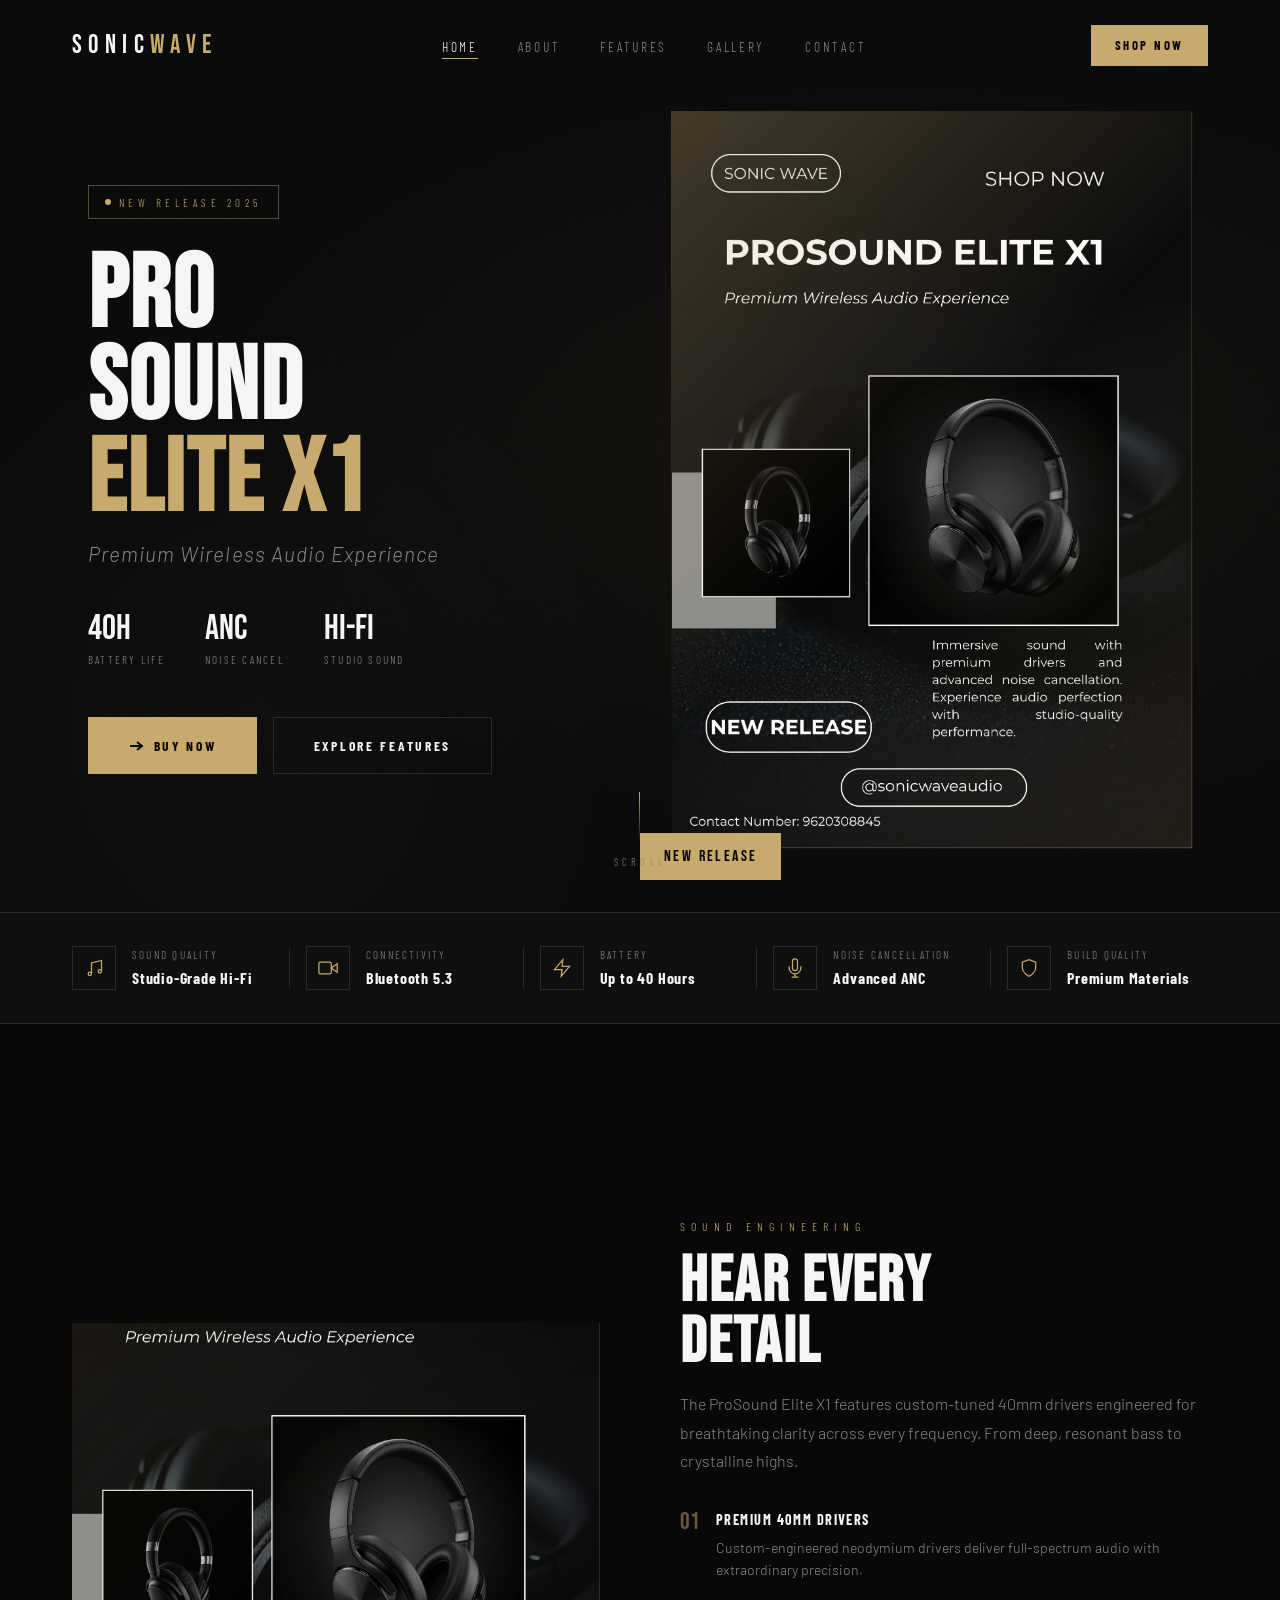
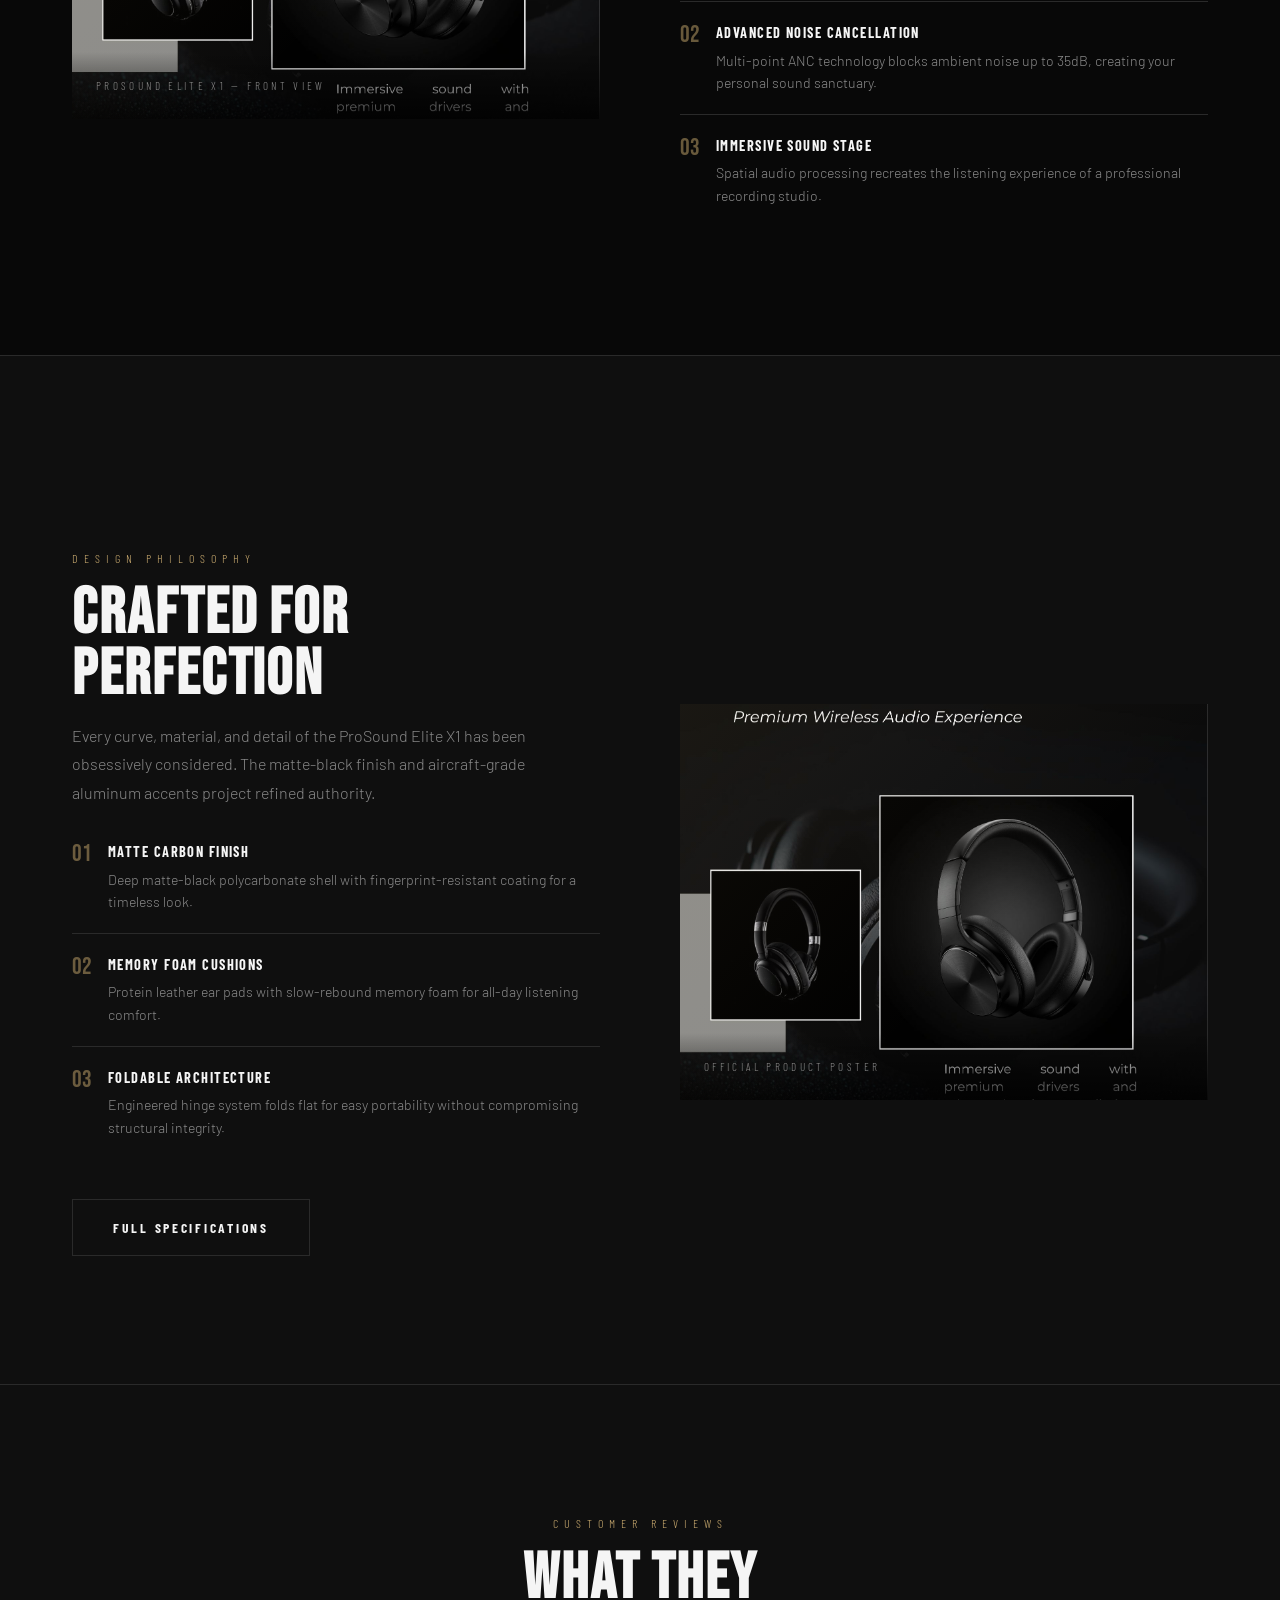
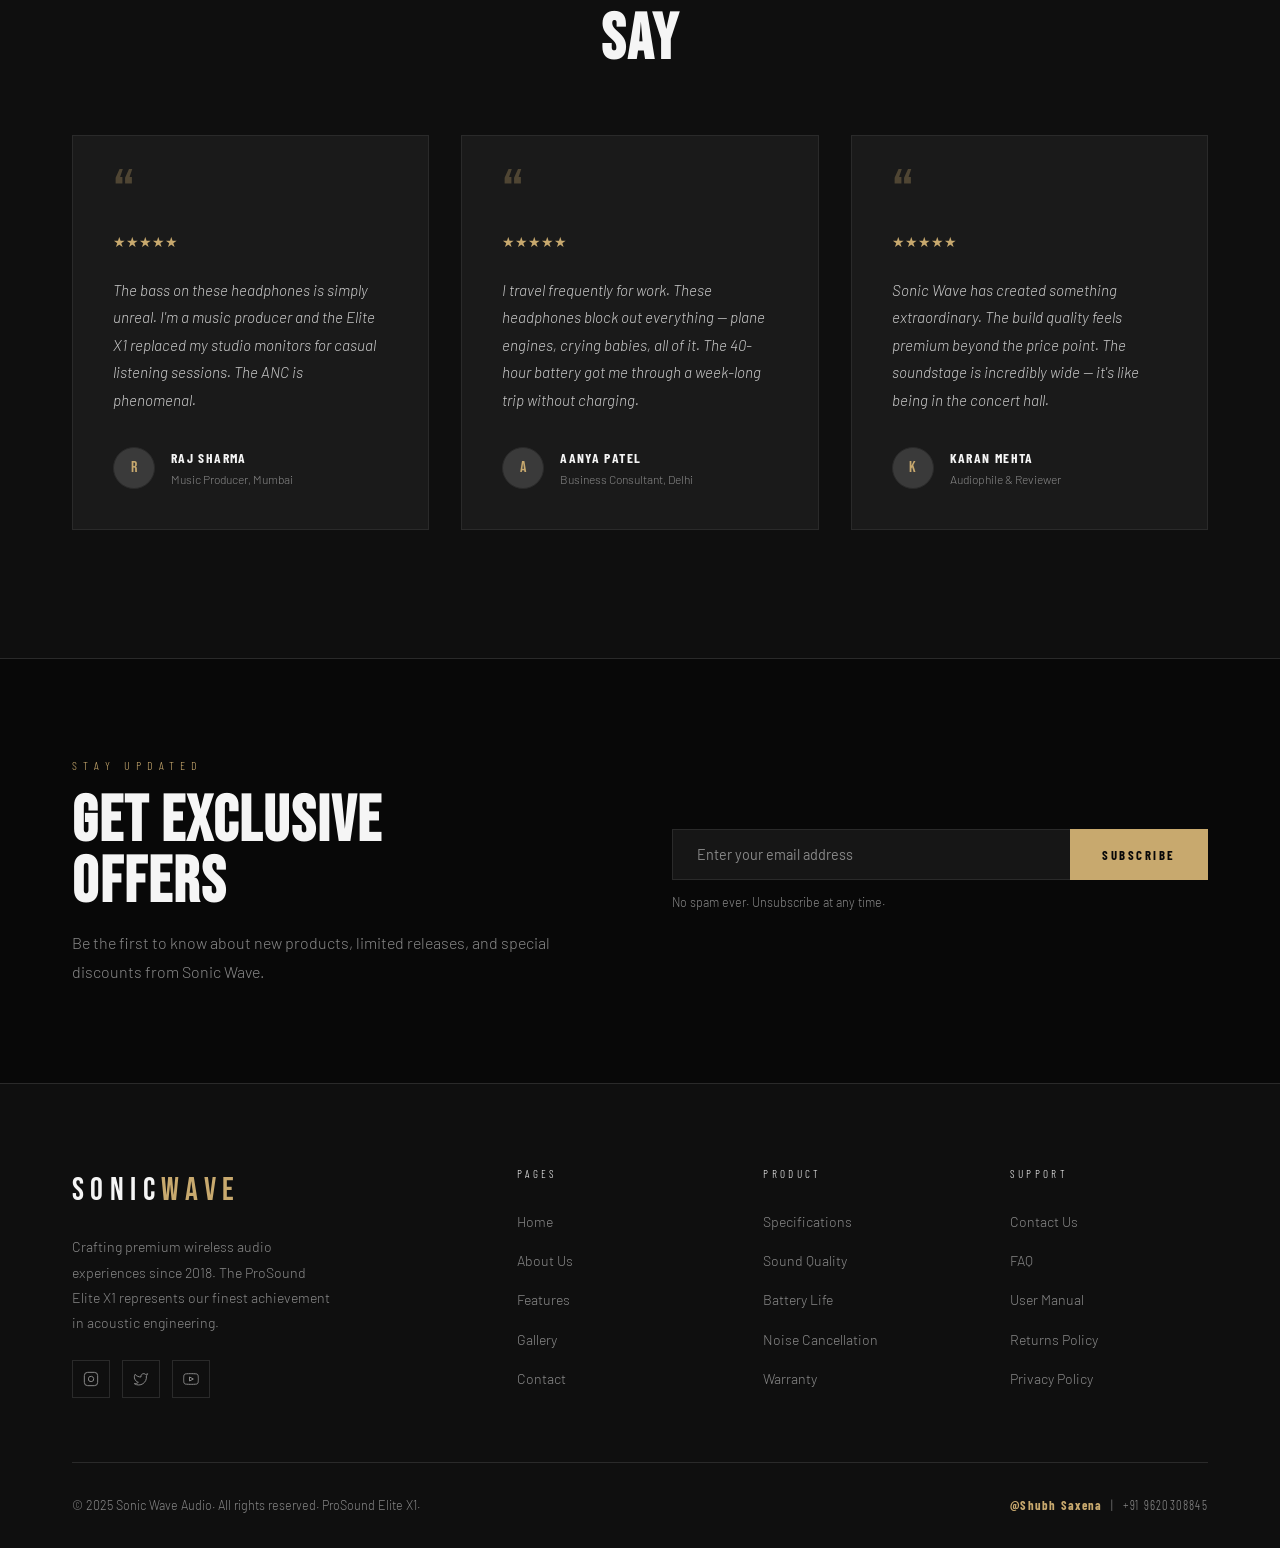
<file: index.html>
<!DOCTYPE html>
<html lang="en">
<head>
  <!-- Google tag (gtag.js) -->
<script async src="https://www.googletagmanager.com/gtag/js?id=G-7T6S690RXP"></script>
<script>
  window.dataLayer = window.dataLayer || [];
  function gtag(){dataLayer.push(arguments);}
  gtag('js', new Date());

  gtag('config', 'G-7T6S690RXP');
  <title>My Portfolio - Shubh Saxena</title>

<meta name="description"
content="Portfolio website of Shubh Saxena, B.Tech CSE student.">

<meta name="keywords"
content="Shubh Saxena, portfolio, BTech CSE, web development">

<meta name="author" content="Shubh Saxena">
</script>
  <meta charset="UTF-8" />
  <meta name="viewport" content="width=device-width, initial-scale=1.0" />
  <title>ProSound Elite X1 — Sonic Wave Audio</title>
  <meta name="description" content="Experience premium wireless audio with the ProSound Elite X1 by Sonic Wave. Advanced noise cancellation, studio-quality sound, 40-hour battery life." />
  <meta name="keywords" content="ProSound Elite X1, Sonic Wave, premium headphones, wireless headphones, noise cancellation" />
  <meta property="og:title" content="ProSound Elite X1 — Sonic Wave Audio" />
  <meta property="og:description" content="Premium Wireless Audio Experience. New Release." />
  <link rel="icon" type="image/svg+xml" href="data:image/svg+xml,<svg xmlns='http://www.w3.org/2000/svg' viewBox='0 0 32 32'><rect width='32' height='32' fill='%23080808'/><text x='50%25' y='60%25' font-size='20' text-anchor='middle' fill='%23c8a96e' font-family='serif' font-weight='bold'>S</text></svg>" />
  <link rel="stylesheet" href="css/style.css" />
</head>
<body>

<!-- Loading Screen -->
<div id="loader">
  <div class="loader-logo">SONIC WAVE</div>
  <div class="loader-bar"><div class="loader-bar-fill"></div></div>
  <p class="loader-sub">Loading Experience</p>
</div>

<!-- Navigation -->
<nav class="navbar">
  <div class="container">
    <div class="nav-inner">
      <a href="index.html" class="nav-logo">SONIC<span>WAVE</span></a>
      <ul class="nav-links">
        <li><a href="index.html" class="active">Home</a></li>
        <li><a href="about.html">About</a></li>
        <li><a href="features.html">Features</a></li>
        <li><a href="gallery.html">Gallery</a></li>
        <li><a href="contact.html">Contact</a></li>
      </ul>
      <a href="contact.html" class="nav-cta">Shop Now</a>
      <button class="hamburger" aria-label="Menu">
        <span></span><span></span><span></span>
      </button>
    </div>
  </div>
</nav>

<!-- Mobile Nav -->
<nav class="nav-mobile">
  <a href="index.html">Home</a>
  <a href="about.html">About</a>
  <a href="features.html">Features</a>
  <a href="gallery.html">Gallery</a>
  <a href="contact.html">Contact</a>
</nav>

<!-- HERO SECTION -->
<section class="hero">
  <div class="hero-bg"></div>
  <div class="hero-noise"></div>
  <div class="container hero-content">
    <!-- Text -->
    <div class="hero-text">
      <div class="hero-badge">
        <span class="hero-badge-dot"></span>
        New Release 2025
      </div>
      <h1 class="hero-title">
        PRO<br>SOUND<br><em>ELITE X1</em>
      </h1>
      <p class="hero-tagline">Premium Wireless Audio Experience</p>
      <div class="hero-stats">
        <div>
          <div class="hero-stat-num">40H</div>
          <div class="hero-stat-label">Battery Life</div>
        </div>
        <div>
          <div class="hero-stat-num">ANC</div>
          <div class="hero-stat-label">Noise Cancel</div>
        </div>
        <div>
          <div class="hero-stat-num">Hi-Fi</div>
          <div class="hero-stat-label">Studio Sound</div>
        </div>
      </div>
      <div class="hero-actions">
        <a href="contact.html" class="btn btn-primary">
          <svg viewBox="0 0 16 16" fill="none" stroke="currentColor" stroke-width="2"><path d="M2 8h12M9 4l5 4-5 4"/></svg>
          Buy Now
        </a>
        <a href="features.html" class="btn btn-outline">Explore Features</a>
      </div>
    </div>
    <!-- Visual -->
    <div class="hero-visual">
      <div class="hero-img-wrap reveal">
        <img src="assets/poster.jpg" alt="ProSound Elite X1 — Premium Wireless Headphones by Sonic Wave" />
        <div class="hero-float-label">NEW RELEASE</div>
      </div>
    </div>
  </div>
  <div class="hero-scroll">
    <div class="hero-scroll-line"></div>
    Scroll
  </div>
</section>

<!-- HIGHLIGHTS STRIP -->
<section class="highlights">
  <div class="container">
    <div class="highlights-inner">
      <div class="highlight-item">
        <div class="highlight-icon">
          <svg viewBox="0 0 24 24" fill="none" stroke="currentColor" stroke-width="1.5"><path d="M9 19V6l12-3v13M9 19c0 1.1-.9 2-2 2s-2-.9-2-2 .9-2 2-2 2 .9 2 2zm12-3c0 1.1-.9 2-2 2s-2-.9-2-2 .9-2 2-2 2 .9 2 2z"/></svg>
        </div>
        <div>
          <div class="highlight-text-label">Sound Quality</div>
          <div class="highlight-text-val">Studio-Grade Hi-Fi</div>
        </div>
      </div>
      <div class="highlight-div"></div>
      <div class="highlight-item">
        <div class="highlight-icon">
          <svg viewBox="0 0 24 24" fill="none" stroke="currentColor" stroke-width="1.5"><path d="M23 7l-7 5 7 5V7z"/><rect x="1" y="5" width="15" height="14" rx="2"/></svg>
        </div>
        <div>
          <div class="highlight-text-label">Connectivity</div>
          <div class="highlight-text-val">Bluetooth 5.3</div>
        </div>
      </div>
      <div class="highlight-div"></div>
      <div class="highlight-item">
        <div class="highlight-icon">
          <svg viewBox="0 0 24 24" fill="none" stroke="currentColor" stroke-width="1.5"><path d="M13 2L3 14h9l-1 8 10-12h-9l1-8z"/></svg>
        </div>
        <div>
          <div class="highlight-text-label">Battery</div>
          <div class="highlight-text-val">Up to 40 Hours</div>
        </div>
      </div>
      <div class="highlight-div"></div>
      <div class="highlight-item">
        <div class="highlight-icon">
          <svg viewBox="0 0 24 24" fill="none" stroke="currentColor" stroke-width="1.5"><path d="M12 1a3 3 0 0 0-3 3v8a3 3 0 0 0 6 0V4a3 3 0 0 0-3-3z"/><path d="M19 10v2a7 7 0 0 1-14 0v-2M12 19v4M8 23h8"/></svg>
        </div>
        <div>
          <div class="highlight-text-label">Noise Cancellation</div>
          <div class="highlight-text-val">Advanced ANC</div>
        </div>
      </div>
      <div class="highlight-div"></div>
      <div class="highlight-item">
        <div class="highlight-icon">
          <svg viewBox="0 0 24 24" fill="none" stroke="currentColor" stroke-width="1.5"><path d="M12 22s8-4 8-10V5l-8-3-8 3v7c0 6 8 10 8 10z"/></svg>
        </div>
        <div>
          <div class="highlight-text-label">Build Quality</div>
          <div class="highlight-text-val">Premium Materials</div>
        </div>
      </div>
    </div>
  </div>
</section>

<!-- PRODUCT SHOWCASE 1 -->
<section class="showcase">
  <div class="container">
    <div class="showcase-grid">
      <div class="showcase-img-wrap reveal">
        <img src="assets/poster.jpg" alt="ProSound Elite X1 product detail" />
        <div class="showcase-caption">ProSound Elite X1 — Front View</div>
      </div>
      <div class="showcase-text reveal reveal-delay-2">
        <div class="section-label">Sound Engineering</div>
        <h2 class="section-title">Hear Every<br>Detail</h2>
        <p class="section-sub">The ProSound Elite X1 features custom-tuned 40mm drivers engineered for breathtaking clarity across every frequency. From deep, resonant bass to crystalline highs.</p>
        <ul class="showcase-list">
          <li class="showcase-list-item">
            <div class="showcase-list-num">01</div>
            <div>
              <div class="showcase-list-title">Premium 40mm Drivers</div>
              <div class="showcase-list-desc">Custom-engineered neodymium drivers deliver full-spectrum audio with extraordinary precision.</div>
            </div>
          </li>
          <li class="showcase-list-item">
            <div class="showcase-list-num">02</div>
            <div>
              <div class="showcase-list-title">Advanced Noise Cancellation</div>
              <div class="showcase-list-desc">Multi-point ANC technology blocks ambient noise up to 35dB, creating your personal sound sanctuary.</div>
            </div>
          </li>
          <li class="showcase-list-item">
            <div class="showcase-list-num">03</div>
            <div>
              <div class="showcase-list-title">Immersive Sound Stage</div>
              <div class="showcase-list-desc">Spatial audio processing recreates the listening experience of a professional recording studio.</div>
            </div>
          </li>
        </ul>
      </div>
    </div>
  </div>
</section>

<!-- PRODUCT SHOWCASE 2 -->
<section class="showcase" style="padding-top:0; background: var(--deep); border-top: 1px solid var(--border);">
  <div class="container" style="padding-top: 8rem;">
    <div class="showcase-grid reverse">
      <div class="showcase-img-wrap reveal">
        <img src="assets/poster.jpg" alt="Sonic Wave ProSound Elite X1 poster showcase" />
        <div class="showcase-caption">Official Product Poster</div>
      </div>
      <div class="showcase-text reveal reveal-delay-2">
        <div class="section-label">Design Philosophy</div>
        <h2 class="section-title">Crafted for<br>Perfection</h2>
        <p class="section-sub">Every curve, material, and detail of the ProSound Elite X1 has been obsessively considered. The matte-black finish and aircraft-grade aluminum accents project refined authority.</p>
        <ul class="showcase-list">
          <li class="showcase-list-item">
            <div class="showcase-list-num">01</div>
            <div>
              <div class="showcase-list-title">Matte Carbon Finish</div>
              <div class="showcase-list-desc">Deep matte-black polycarbonate shell with fingerprint-resistant coating for a timeless look.</div>
            </div>
          </li>
          <li class="showcase-list-item">
            <div class="showcase-list-num">02</div>
            <div>
              <div class="showcase-list-title">Memory Foam Cushions</div>
              <div class="showcase-list-desc">Protein leather ear pads with slow-rebound memory foam for all-day listening comfort.</div>
            </div>
          </li>
          <li class="showcase-list-item">
            <div class="showcase-list-num">03</div>
            <div>
              <div class="showcase-list-title">Foldable Architecture</div>
              <div class="showcase-list-desc">Engineered hinge system folds flat for easy portability without compromising structural integrity.</div>
            </div>
          </li>
        </ul>
        <div style="margin-top: 2.5rem;">
          <a href="features.html" class="btn btn-outline">Full Specifications</a>
        </div>
      </div>
    </div>
  </div>
</section>

<!-- TESTIMONIALS -->
<section class="testimonials">
  <div class="container">
    <div class="text-center">
      <div class="section-label">Customer Reviews</div>
      <h2 class="section-title reveal">What They<br>Say</h2>
    </div>
    <div class="testimonials-grid">
      <div class="testimonial-card reveal reveal-delay-1">
        <div class="testimonial-quote">&ldquo;</div>
        <div class="testimonial-stars">★★★★★</div>
        <p class="testimonial-text">The bass on these headphones is simply unreal. I'm a music producer and the Elite X1 replaced my studio monitors for casual listening sessions. The ANC is phenomenal.</p>
        <div class="testimonial-author">
          <div class="testimonial-avatar">R</div>
          <div>
            <div class="testimonial-name">Raj Sharma</div>
            <div class="testimonial-role">Music Producer, Mumbai</div>
          </div>
        </div>
      </div>
      <div class="testimonial-card reveal reveal-delay-2">
        <div class="testimonial-quote">&ldquo;</div>
        <div class="testimonial-stars">★★★★★</div>
        <p class="testimonial-text">I travel frequently for work. These headphones block out everything — plane engines, crying babies, all of it. The 40-hour battery got me through a week-long trip without charging.</p>
        <div class="testimonial-author">
          <div class="testimonial-avatar">A</div>
          <div>
            <div class="testimonial-name">Aanya Patel</div>
            <div class="testimonial-role">Business Consultant, Delhi</div>
          </div>
        </div>
      </div>
      <div class="testimonial-card reveal reveal-delay-3">
        <div class="testimonial-quote">&ldquo;</div>
        <div class="testimonial-stars">★★★★★</div>
        <p class="testimonial-text">Sonic Wave has created something extraordinary. The build quality feels premium beyond the price point. The soundstage is incredibly wide — it's like being in the concert hall.</p>
        <div class="testimonial-author">
          <div class="testimonial-avatar">K</div>
          <div>
            <div class="testimonial-name">Karan Mehta</div>
            <div class="testimonial-role">Audiophile &amp; Reviewer</div>
          </div>
        </div>
      </div>
    </div>
  </div>
</section>

<!-- NEWSLETTER -->
<section class="newsletter">
  <div class="container">
    <div class="newsletter-inner">
      <div>
        <div class="section-label">Stay Updated</div>
        <h2 class="section-title reveal">Get Exclusive<br>Offers</h2>
        <p class="section-sub" style="margin-top:1rem;">Be the first to know about new products, limited releases, and special discounts from Sonic Wave.</p>
      </div>
      <div>
        <form class="newsletter-form newsletter-form-el">
          <input type="email" class="newsletter-input" placeholder="Enter your email address" required />
          <button type="submit" class="newsletter-btn">Subscribe</button>
        </form>
        <p class="newsletter-note">No spam ever. Unsubscribe at any time.</p>
        <div class="newsletter-success" style="display:none; margin-top:1rem; color:var(--gold); font-family:var(--font-cond); font-size:0.85rem; letter-spacing:0.1em;">
          ✓ Thank you! You're now on the list.
        </div>
      </div>
    </div>
  </div>
</section>

<!-- FOOTER -->
<footer class="footer">
  <div class="container">
    <div class="footer-grid">
      <div>
        <div class="footer-logo">SONIC<span>WAVE</span></div>
        <p class="footer-desc">Crafting premium wireless audio experiences since 2018. The ProSound Elite X1 represents our finest achievement in acoustic engineering.</p>
        <div class="footer-social">
          <a href="#" class="footer-social-link" aria-label="Instagram">
            <svg viewBox="0 0 24 24" fill="none" stroke="currentColor" stroke-width="1.5"><rect x="2" y="2" width="20" height="20" rx="5"/><path d="M16 11.37A4 4 0 1 1 12.63 8 4 4 0 0 1 16 11.37z"/><line x1="17.5" y1="6.5" x2="17.51" y2="6.5"/></svg>
          </a>
          <a href="#" class="footer-social-link" aria-label="Twitter/X">
            <svg viewBox="0 0 24 24" fill="none" stroke="currentColor" stroke-width="1.5"><path d="M22 4s-.7 2.1-2 3.4c1.6 10-9.4 17.3-18 11.6 2.2.1 4.4-.6 6-2C3 15.5.5 9.6 3 5c2.2 2.6 5.6 4.1 9 4-.9-4.2 4-6.6 7-3.8 1.1 0 3-1.2 3-1.2z"/></svg>
          </a>
          <a href="#" class="footer-social-link" aria-label="YouTube">
            <svg viewBox="0 0 24 24" fill="none" stroke="currentColor" stroke-width="1.5"><path d="M22.54 6.42a2.78 2.78 0 0 0-1.94-1.95C18.88 4 12 4 12 4s-6.88 0-8.6.46a2.78 2.78 0 0 0-1.94 1.96C1 8.14 1 12 1 12s0 3.86.46 5.58a2.78 2.78 0 0 0 1.94 1.95C5.12 20 12 20 12 20s6.88 0 8.6-.47a2.78 2.78 0 0 0 1.94-1.95C23 15.86 23 12 23 12s0-3.86-.46-5.58z"/><polygon points="9.75 15.02 15.5 12 9.75 8.98 9.75 15.02"/></svg>
          </a>
        </div>
      </div>
      <div>
        <div class="footer-col-title">Pages</div>
        <ul class="footer-links">
          <li><a href="index.html">Home</a></li>
          <li><a href="about.html">About Us</a></li>
          <li><a href="features.html">Features</a></li>
          <li><a href="gallery.html">Gallery</a></li>
          <li><a href="contact.html">Contact</a></li>
        </ul>
      </div>
      <div>
        <div class="footer-col-title">Product</div>
        <ul class="footer-links">
          <li><a href="features.html">Specifications</a></li>
          <li><a href="features.html#sound">Sound Quality</a></li>
          <li><a href="features.html#battery">Battery Life</a></li>
          <li><a href="features.html#anc">Noise Cancellation</a></li>
          <li><a href="contact.html">Warranty</a></li>
        </ul>
      </div>
      <div>
        <div class="footer-col-title">Support</div>
        <ul class="footer-links">
          <li><a href="contact.html">Contact Us</a></li>
          <li><a href="contact.html#faq">FAQ</a></li>
          <li><a href="#">User Manual</a></li>
          <li><a href="#">Returns Policy</a></li>
          <li><a href="#">Privacy Policy</a></li>
        </ul>
      </div>
    </div>
    <div class="footer-bottom">
      <p class="footer-copy">© 2025 Sonic Wave Audio. All rights reserved. ProSound Elite X1.</p>
      <p class="footer-contact">
        <strong>@Shubh Saxena</strong> &nbsp;|&nbsp; +91 9620308845
      </p>
    </div>
  </div>
</footer>

<!-- Back to Top -->
<button id="back-top" aria-label="Back to top">
  <svg viewBox="0 0 24 24" fill="none" stroke="currentColor" stroke-width="2"><path d="M18 15l-6-6-6 6"/></svg>
</button>

<script src="js/script.js"></script>
</body>
</html>
</file>
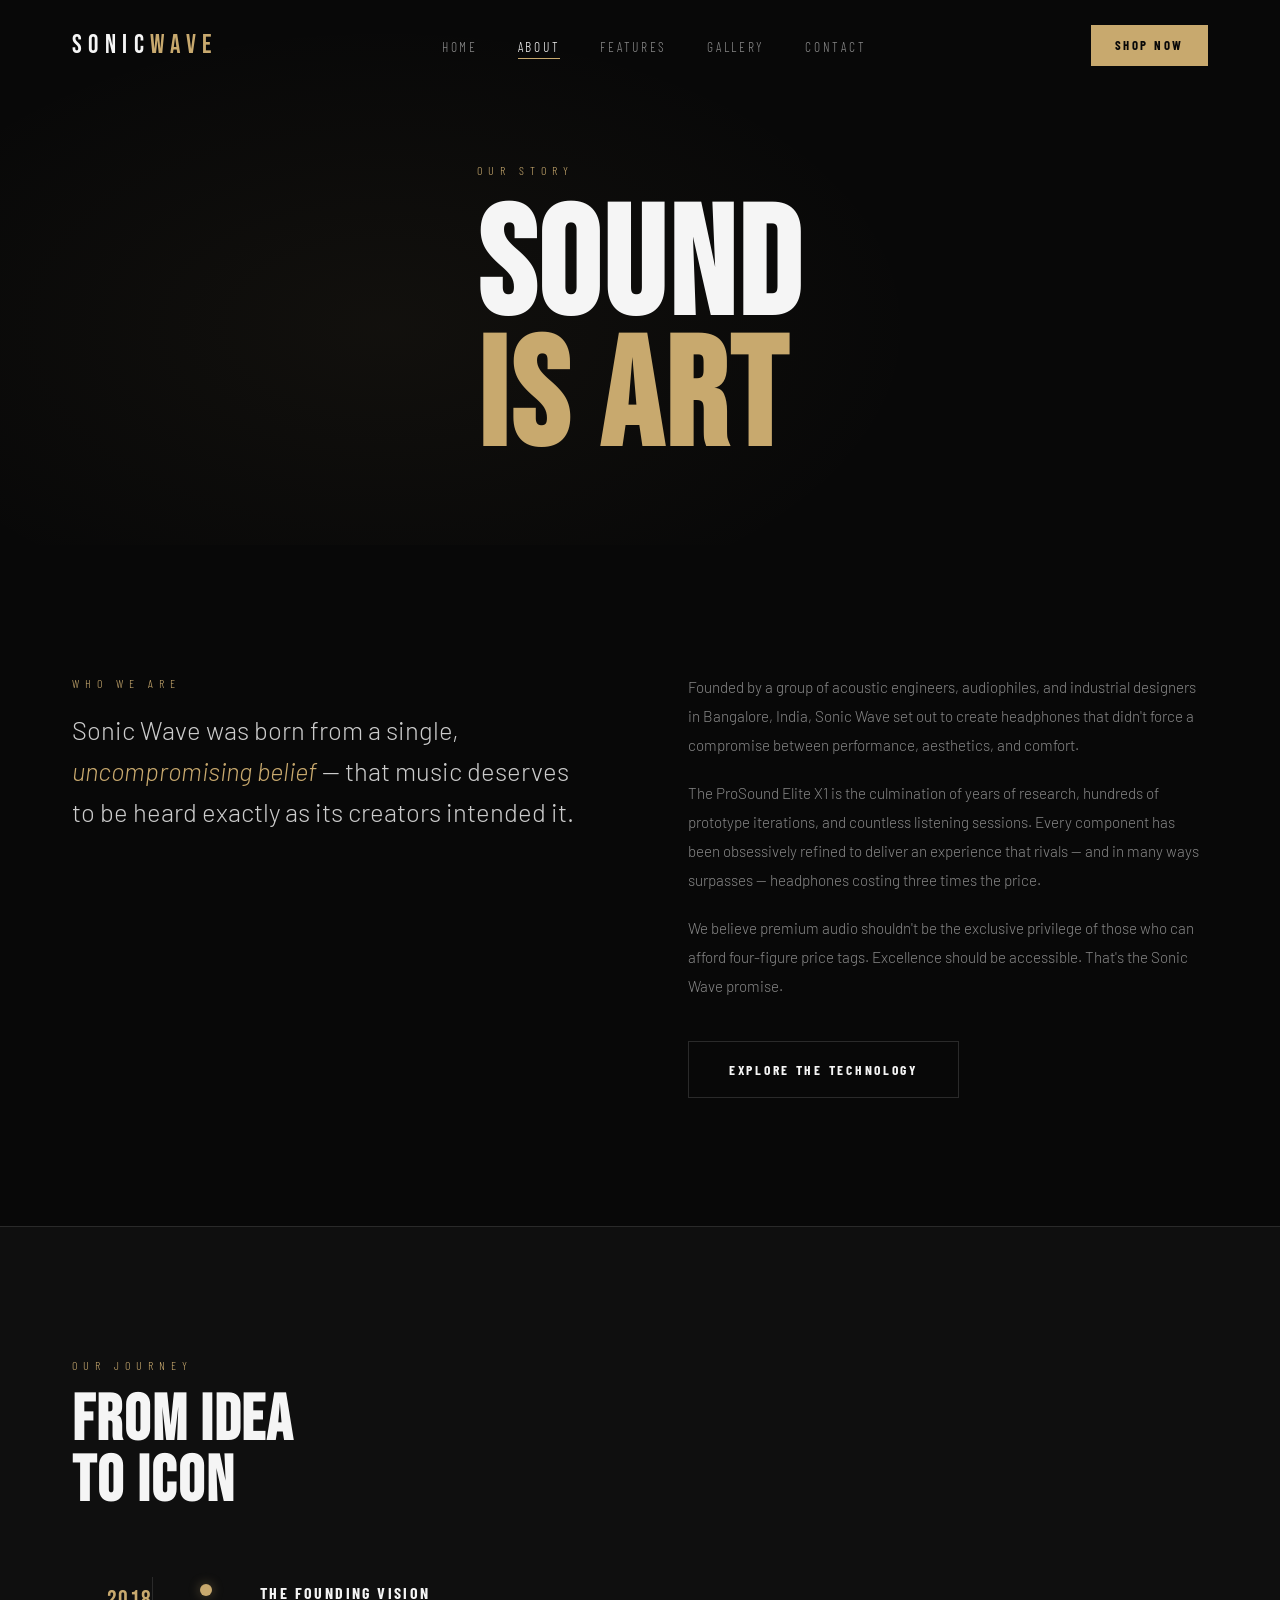
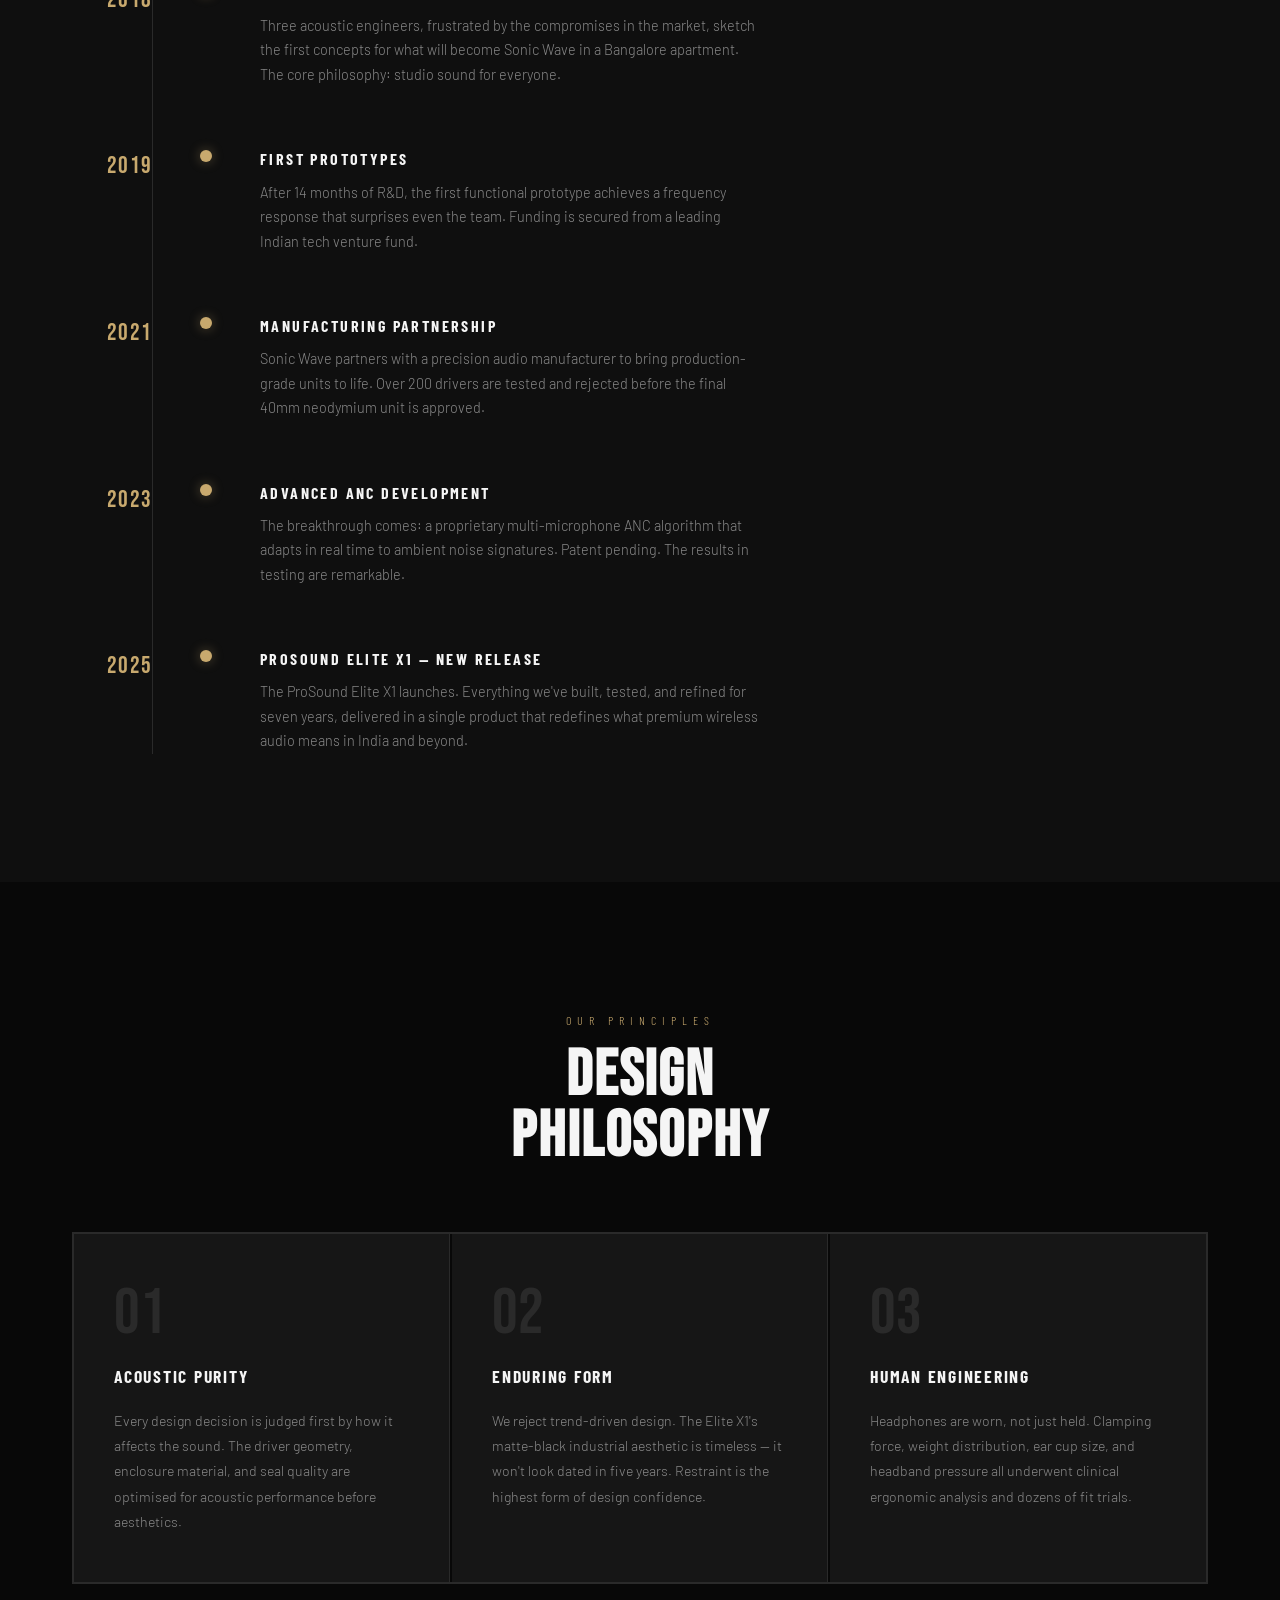
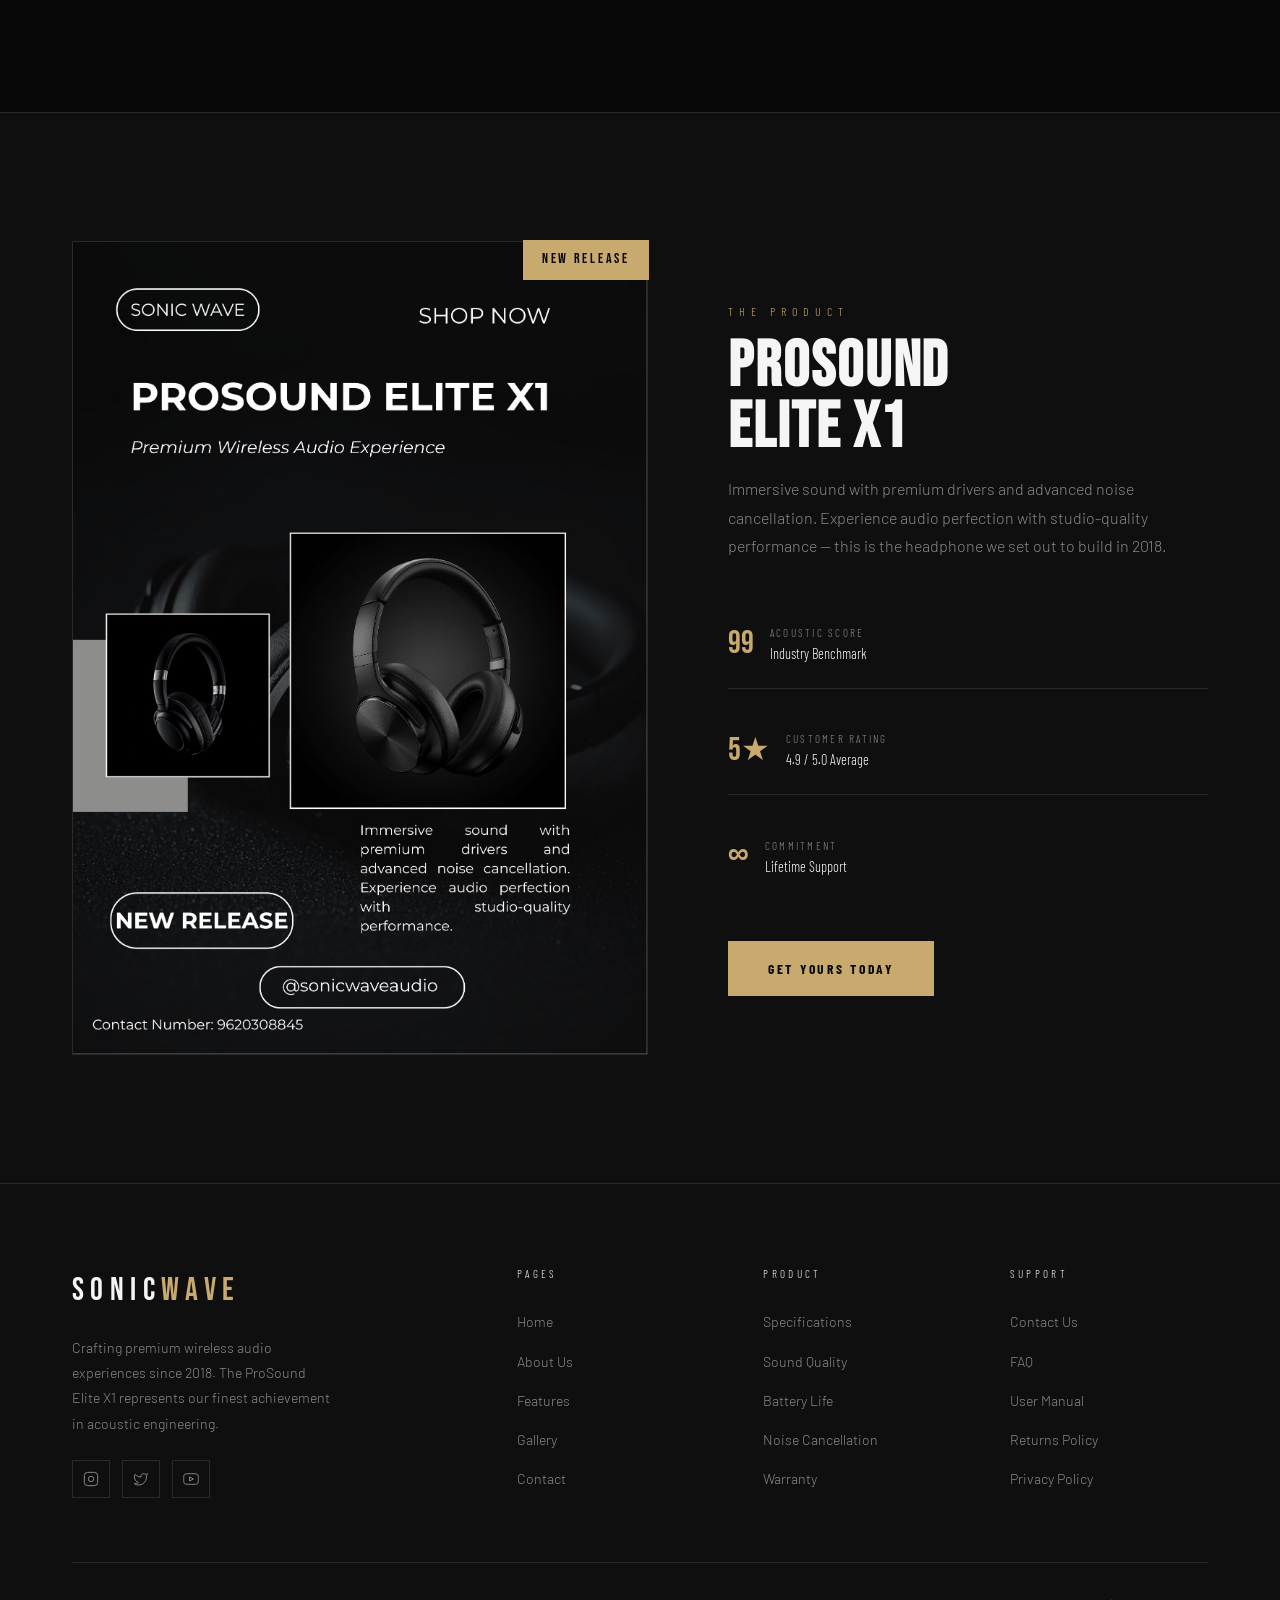
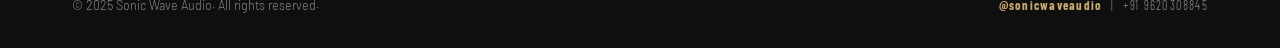
<file: about.html>
<!DOCTYPE html>
<html lang="en">
<head>
  <meta charset="UTF-8" />
  <meta name="viewport" content="width=device-width, initial-scale=1.0" />
  <title>About — Sonic Wave | ProSound Elite X1</title>
  <meta name="description" content="The story behind Sonic Wave and the creation of the ProSound Elite X1 premium wireless headphones." />
  <link rel="icon" type="image/svg+xml" href="data:image/svg+xml,<svg xmlns='http://www.w3.org/2000/svg' viewBox='0 0 32 32'><rect width='32' height='32' fill='%23080808'/><text x='50%25' y='60%25' font-size='20' text-anchor='middle' fill='%23c8a96e' font-family='serif' font-weight='bold'>S</text></svg>" />
  <link rel="stylesheet" href="css/style.css" />
</head>
<body>

<!-- Loader -->
<div id="loader">
  <div class="loader-logo">SONIC WAVE</div>
  <div class="loader-bar"><div class="loader-bar-fill"></div></div>
  <p class="loader-sub">Our Story</p>
</div>

<!-- Navigation -->
<nav class="navbar">
  <div class="container">
    <div class="nav-inner">
      <a href="index.html" class="nav-logo">SONIC<span>WAVE</span></a>
      <ul class="nav-links">
        <li><a href="index.html">Home</a></li>
        <li><a href="about.html" class="active">About</a></li>
        <li><a href="features.html">Features</a></li>
        <li><a href="gallery.html">Gallery</a></li>
        <li><a href="contact.html">Contact</a></li>
      </ul>
      <a href="contact.html" class="nav-cta">Shop Now</a>
      <button class="hamburger" aria-label="Menu"><span></span><span></span><span></span></button>
    </div>
  </div>
</nav>
<nav class="nav-mobile">
  <a href="index.html">Home</a>
  <a href="about.html">About</a>
  <a href="features.html">Features</a>
  <a href="gallery.html">Gallery</a>
  <a href="contact.html">Contact</a>
</nav>

<!-- PAGE HERO -->
<section class="page-hero">
  <div class="page-hero-bg"></div>
  <div class="container">
    <div class="page-hero-label">Our Story</div>
    <h1 class="page-hero-title reveal">
      SOUND<br><span>IS ART</span>
    </h1>
  </div>
</section>

<!-- ABOUT INTRO -->
<section class="about-intro">
  <div class="container">
    <div class="about-intro-grid">
      <div>
        <div class="section-label">Who We Are</div>
        <p class="about-intro-lead reveal">
          Sonic Wave was born from a single, <em>uncompromising belief</em> — that music deserves to be heard exactly as its creators intended it.
        </p>
      </div>
      <div class="reveal reveal-delay-2">
        <div class="about-intro-body">
          <p>Founded by a group of acoustic engineers, audiophiles, and industrial designers in Bangalore, India, Sonic Wave set out to create headphones that didn't force a compromise between performance, aesthetics, and comfort.</p>
          <p>The ProSound Elite X1 is the culmination of years of research, hundreds of prototype iterations, and countless listening sessions. Every component has been obsessively refined to deliver an experience that rivals — and in many ways surpasses — headphones costing three times the price.</p>
          <p>We believe premium audio shouldn't be the exclusive privilege of those who can afford four-figure price tags. Excellence should be accessible. That's the Sonic Wave promise.</p>
        </div>
        <div style="margin-top: 2.5rem;">
          <a href="features.html" class="btn btn-outline">Explore the Technology</a>
        </div>
      </div>
    </div>
  </div>
</section>

<!-- TIMELINE -->
<section class="timeline">
  <div class="container">
    <div class="section-label">Our Journey</div>
    <h2 class="section-title reveal">From Idea<br>to Icon</h2>
    <div class="timeline-list">
      <div class="timeline-item reveal">
        <div class="timeline-year">2018</div>
        <div class="timeline-dot"></div>
        <div class="timeline-content">
          <div class="timeline-heading">The Founding Vision</div>
          <p class="timeline-desc">Three acoustic engineers, frustrated by the compromises in the market, sketch the first concepts for what will become Sonic Wave in a Bangalore apartment. The core philosophy: studio sound for everyone.</p>
        </div>
      </div>
      <div class="timeline-item reveal reveal-delay-1">
        <div class="timeline-year">2019</div>
        <div class="timeline-dot"></div>
        <div class="timeline-content">
          <div class="timeline-heading">First Prototypes</div>
          <p class="timeline-desc">After 14 months of R&D, the first functional prototype achieves a frequency response that surprises even the team. Funding is secured from a leading Indian tech venture fund.</p>
        </div>
      </div>
      <div class="timeline-item reveal reveal-delay-2">
        <div class="timeline-year">2021</div>
        <div class="timeline-dot"></div>
        <div class="timeline-content">
          <div class="timeline-heading">Manufacturing Partnership</div>
          <p class="timeline-desc">Sonic Wave partners with a precision audio manufacturer to bring production-grade units to life. Over 200 drivers are tested and rejected before the final 40mm neodymium unit is approved.</p>
        </div>
      </div>
      <div class="timeline-item reveal reveal-delay-3">
        <div class="timeline-year">2023</div>
        <div class="timeline-dot"></div>
        <div class="timeline-content">
          <div class="timeline-heading">Advanced ANC Development</div>
          <p class="timeline-desc">The breakthrough comes: a proprietary multi-microphone ANC algorithm that adapts in real time to ambient noise signatures. Patent pending. The results in testing are remarkable.</p>
        </div>
      </div>
      <div class="timeline-item reveal reveal-delay-4">
        <div class="timeline-year">2025</div>
        <div class="timeline-dot"></div>
        <div class="timeline-content">
          <div class="timeline-heading">ProSound Elite X1 — New Release</div>
          <p class="timeline-desc">The ProSound Elite X1 launches. Everything we've built, tested, and refined for seven years, delivered in a single product that redefines what premium wireless audio means in India and beyond.</p>
        </div>
      </div>
    </div>
  </div>
</section>

<!-- DESIGN PHILOSOPHY -->
<section class="design-philosophy">
  <div class="container">
    <div class="text-center">
      <div class="section-label">Our Principles</div>
      <h2 class="section-title reveal">Design<br>Philosophy</h2>
    </div>
    <div class="philosophy-grid reveal">
      <div class="philosophy-card">
        <div class="philosophy-num">01</div>
        <div class="philosophy-title">Acoustic Purity</div>
        <p class="philosophy-desc">Every design decision is judged first by how it affects the sound. The driver geometry, enclosure material, and seal quality are optimised for acoustic performance before aesthetics.</p>
      </div>
      <div class="philosophy-card">
        <div class="philosophy-num">02</div>
        <div class="philosophy-title">Enduring Form</div>
        <p class="philosophy-desc">We reject trend-driven design. The Elite X1's matte-black industrial aesthetic is timeless — it won't look dated in five years. Restraint is the highest form of design confidence.</p>
      </div>
      <div class="philosophy-card">
        <div class="philosophy-num">03</div>
        <div class="philosophy-title">Human Engineering</div>
        <p class="philosophy-desc">Headphones are worn, not just held. Clamping force, weight distribution, ear cup size, and headband pressure all underwent clinical ergonomic analysis and dozens of fit trials.</p>
      </div>
    </div>
  </div>
</section>

<!-- POSTER SECTION -->
<section class="about-poster-section">
  <div class="container">
    <div class="about-poster-grid">
      <div class="about-poster-img reveal">
        <img src="assets/poster.jpg" alt="ProSound Elite X1 Official Product Poster" />
      </div>
      <div class="reveal reveal-delay-2">
        <div class="section-label">The Product</div>
        <h2 class="section-title">ProSound<br>Elite X1</h2>
        <p class="section-sub">Immersive sound with premium drivers and advanced noise cancellation. Experience audio perfection with studio-quality performance — this is the headphone we set out to build in 2018.</p>
        <div style="margin-top:2.5rem; display:flex; flex-direction:column; gap:1.2rem;">
          <div style="display:flex; gap:1rem; align-items:center; padding: 1rem 0; border-bottom: 1px solid var(--border);">
            <span style="font-family:var(--font-display); font-size:2rem; color:var(--gold);">99</span>
            <div>
              <div style="font-family:var(--font-cond); font-size:0.7rem; letter-spacing:0.2em; text-transform:uppercase; color:var(--silver);">Acoustic Score</div>
              <div style="font-family:var(--font-cond); font-size:0.9rem; color:var(--white);">Industry Benchmark</div>
            </div>
          </div>
          <div style="display:flex; gap:1rem; align-items:center; padding: 1rem 0; border-bottom: 1px solid var(--border);">
            <span style="font-family:var(--font-display); font-size:2rem; color:var(--gold);">5★</span>
            <div>
              <div style="font-family:var(--font-cond); font-size:0.7rem; letter-spacing:0.2em; text-transform:uppercase; color:var(--silver);">Customer Rating</div>
              <div style="font-family:var(--font-cond); font-size:0.9rem; color:var(--white);">4.9 / 5.0 Average</div>
            </div>
          </div>
          <div style="display:flex; gap:1rem; align-items:center; padding: 1rem 0;">
            <span style="font-family:var(--font-display); font-size:2rem; color:var(--gold);">∞</span>
            <div>
              <div style="font-family:var(--font-cond); font-size:0.7rem; letter-spacing:0.2em; text-transform:uppercase; color:var(--silver);">Commitment</div>
              <div style="font-family:var(--font-cond); font-size:0.9rem; color:var(--white);">Lifetime Support</div>
            </div>
          </div>
        </div>
        <div style="margin-top:2.5rem;">
          <a href="contact.html" class="btn btn-primary">Get Yours Today</a>
        </div>
      </div>
    </div>
  </div>
</section>

<!-- FOOTER -->
<footer class="footer">
  <div class="container">
    <div class="footer-grid">
      <div>
        <div class="footer-logo">SONIC<span>WAVE</span></div>
        <p class="footer-desc">Crafting premium wireless audio experiences since 2018. The ProSound Elite X1 represents our finest achievement in acoustic engineering.</p>
        <div class="footer-social">
          <a href="#" class="footer-social-link" aria-label="Instagram">
            <svg viewBox="0 0 24 24" fill="none" stroke="currentColor" stroke-width="1.5"><rect x="2" y="2" width="20" height="20" rx="5"/><path d="M16 11.37A4 4 0 1 1 12.63 8 4 4 0 0 1 16 11.37z"/><line x1="17.5" y1="6.5" x2="17.51" y2="6.5"/></svg>
          </a>
          <a href="#" class="footer-social-link" aria-label="Twitter">
            <svg viewBox="0 0 24 24" fill="none" stroke="currentColor" stroke-width="1.5"><path d="M22 4s-.7 2.1-2 3.4c1.6 10-9.4 17.3-18 11.6 2.2.1 4.4-.6 6-2C3 15.5.5 9.6 3 5c2.2 2.6 5.6 4.1 9 4-.9-4.2 4-6.6 7-3.8 1.1 0 3-1.2 3-1.2z"/></svg>
          </a>
          <a href="#" class="footer-social-link" aria-label="YouTube">
            <svg viewBox="0 0 24 24" fill="none" stroke="currentColor" stroke-width="1.5"><path d="M22.54 6.42a2.78 2.78 0 0 0-1.94-1.95C18.88 4 12 4 12 4s-6.88 0-8.6.46a2.78 2.78 0 0 0-1.94 1.96C1 8.14 1 12 1 12s0 3.86.46 5.58a2.78 2.78 0 0 0 1.94 1.95C5.12 20 12 20 12 20s6.88 0 8.6-.47a2.78 2.78 0 0 0 1.94-1.95C23 15.86 23 12 23 12s0-3.86-.46-5.58z"/><polygon points="9.75 15.02 15.5 12 9.75 8.98 9.75 15.02"/></svg>
          </a>
        </div>
      </div>
      <div>
        <div class="footer-col-title">Pages</div>
        <ul class="footer-links">
          <li><a href="index.html">Home</a></li>
          <li><a href="about.html">About Us</a></li>
          <li><a href="features.html">Features</a></li>
          <li><a href="gallery.html">Gallery</a></li>
          <li><a href="contact.html">Contact</a></li>
        </ul>
      </div>
      <div>
        <div class="footer-col-title">Product</div>
        <ul class="footer-links">
          <li><a href="features.html">Specifications</a></li>
          <li><a href="features.html">Sound Quality</a></li>
          <li><a href="features.html">Battery Life</a></li>
          <li><a href="features.html">Noise Cancellation</a></li>
          <li><a href="contact.html">Warranty</a></li>
        </ul>
      </div>
      <div>
        <div class="footer-col-title">Support</div>
        <ul class="footer-links">
          <li><a href="contact.html">Contact Us</a></li>
          <li><a href="contact.html">FAQ</a></li>
          <li><a href="#">User Manual</a></li>
          <li><a href="#">Returns Policy</a></li>
          <li><a href="#">Privacy Policy</a></li>
        </ul>
      </div>
    </div>
    <div class="footer-bottom">
      <p class="footer-copy">© 2025 Sonic Wave Audio. All rights reserved.</p>
      <p class="footer-contact"><strong>@sonicwaveaudio</strong> &nbsp;|&nbsp; +91 9620308845</p>
    </div>
  </div>
</footer>

<button id="back-top" aria-label="Back to top">
  <svg viewBox="0 0 24 24" fill="none" stroke="currentColor" stroke-width="2"><path d="M18 15l-6-6-6 6"/></svg>
</button>

<script src="js/script.js"></script>
</body>
</html>
</file>
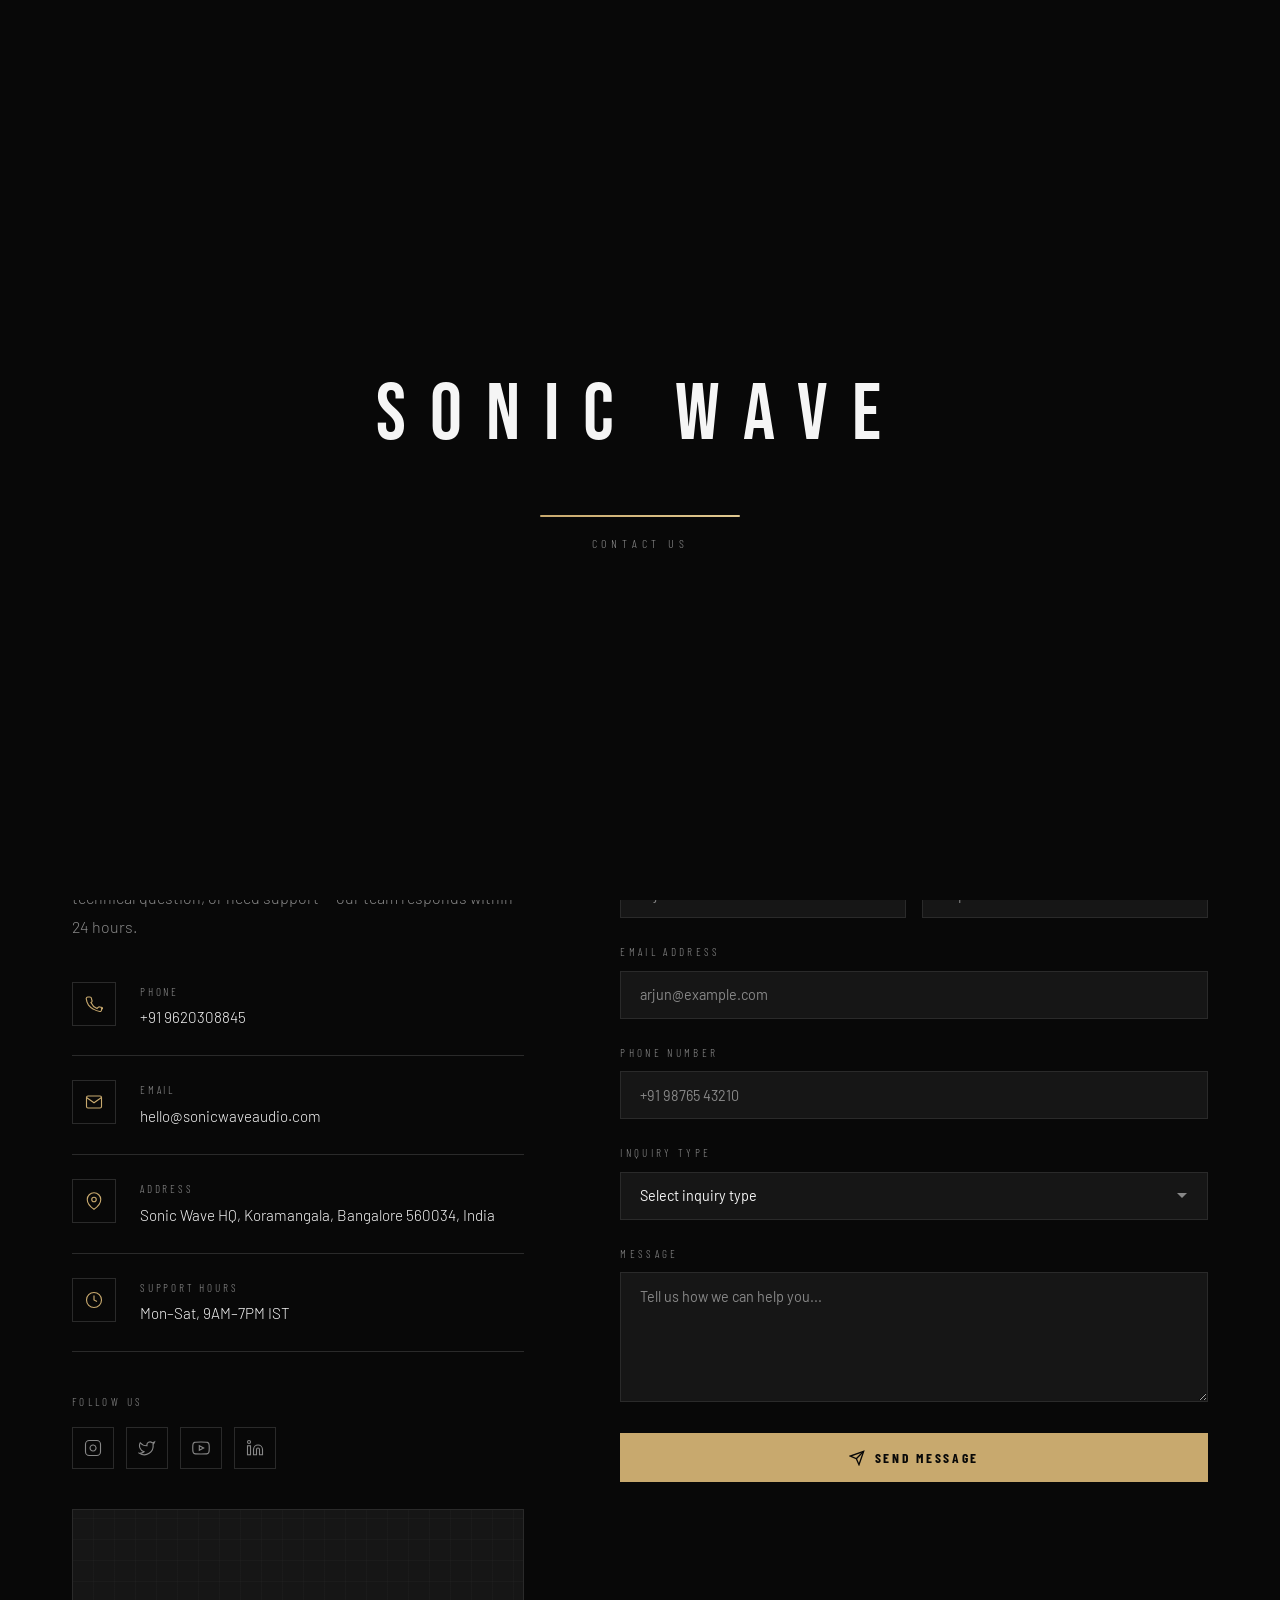
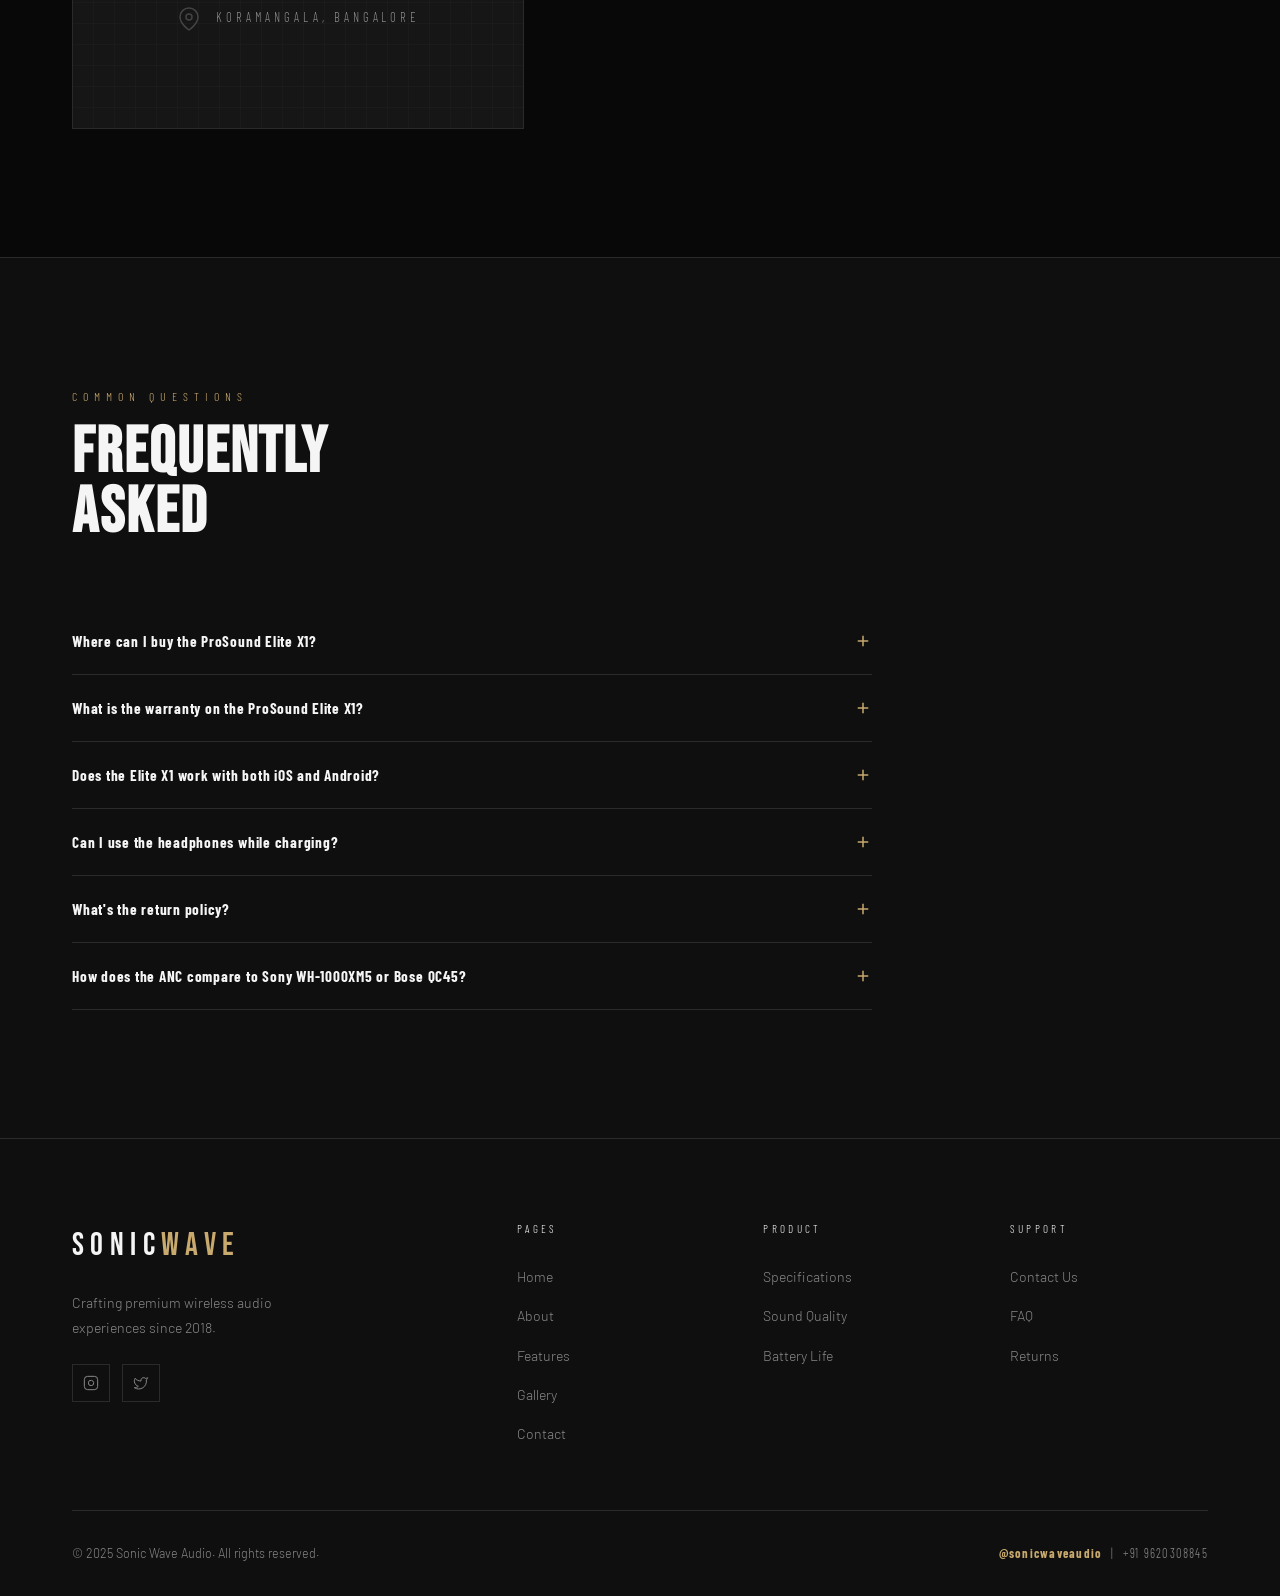
<file: contact.html>
<!DOCTYPE html>
<html lang="en">
<head>
  <meta charset="UTF-8" />
  <meta name="viewport" content="width=device-width, initial-scale=1.0" />
  <title>Contact & Buy — Sonic Wave | ProSound Elite X1</title>
  <meta name="description" content="Get in touch with Sonic Wave. Buy the ProSound Elite X1, get support, or ask us anything." />
  <link rel="icon" type="image/svg+xml" href="data:image/svg+xml,<svg xmlns='http://www.w3.org/2000/svg' viewBox='0 0 32 32'><rect width='32' height='32' fill='%23080808'/><text x='50%25' y='60%25' font-size='20' text-anchor='middle' fill='%23c8a96e' font-family='serif' font-weight='bold'>S</text></svg>" />
  <link rel="stylesheet" href="css/style.css" />
</head>
<body>

<div id="loader">
  <div class="loader-logo">SONIC WAVE</div>
  <div class="loader-bar"><div class="loader-bar-fill"></div></div>
  <p class="loader-sub">Contact Us</p>
</div>

<nav class="navbar">
  <div class="container">
    <div class="nav-inner">
      <a href="index.html" class="nav-logo">SONIC<span>WAVE</span></a>
      <ul class="nav-links">
        <li><a href="index.html">Home</a></li>
        <li><a href="about.html">About</a></li>
        <li><a href="features.html">Features</a></li>
        <li><a href="gallery.html">Gallery</a></li>
        <li><a href="contact.html" class="active">Contact</a></li>
      </ul>
      <a href="contact.html" class="nav-cta">Shop Now</a>
      <button class="hamburger" aria-label="Menu"><span></span><span></span><span></span></button>
    </div>
  </div>
</nav>
<nav class="nav-mobile">
  <a href="index.html">Home</a>
  <a href="about.html">About</a>
  <a href="features.html">Features</a>
  <a href="gallery.html">Gallery</a>
  <a href="contact.html">Contact</a>
</nav>

<!-- PAGE HERO -->
<section class="page-hero">
  <div class="page-hero-bg"></div>
  <div class="container">
    <div class="page-hero-label">Get In Touch</div>
    <h1 class="page-hero-title reveal">
      LET'S<br><span>TALK</span>
    </h1>
  </div>
</section>

<!-- CONTACT SECTION -->
<section class="contact-section">
  <div class="container">
    <div class="contact-grid">

      <!-- LEFT: Info -->
      <div>
        <div class="section-label">Reach Us</div>
        <h2 class="section-title reveal" style="font-size:clamp(2rem,4vw,3.5rem);">We're Here<br>For You</h2>
        <p class="section-sub reveal" style="margin-top:1rem;">Whether you want to purchase the ProSound Elite X1, have a technical question, or need support — our team responds within 24 hours.</p>

        <div style="margin-top: 2.5rem;">
          <div class="contact-info-item reveal reveal-delay-1">
            <div class="contact-info-icon">
              <svg viewBox="0 0 24 24" fill="none" stroke="currentColor" stroke-width="1.5"><path d="M22 16.92v3a2 2 0 0 1-2.18 2 19.79 19.79 0 0 1-8.63-3.07A19.5 19.5 0 0 1 4.69 13.5a19.79 19.79 0 0 1-3.07-8.67A2 2 0 0 1 3.6 2.72h3a2 2 0 0 1 2 1.72 12.84 12.84 0 0 0 .7 2.81 2 2 0 0 1-.45 2.11L7.91 9.91A16 16 0 0 0 16 18l1.54-1.54a2 2 0 0 1 2.11-.45 12.84 12.84 0 0 0 2.81.7A2 2 0 0 1 24 18.72z"/></svg>
            </div>
            <div>
              <div class="contact-info-label">Phone</div>
              <div class="contact-info-val">+91 9620308845</div>
            </div>
          </div>

          <div class="contact-info-item reveal reveal-delay-2">
            <div class="contact-info-icon">
              <svg viewBox="0 0 24 24" fill="none" stroke="currentColor" stroke-width="1.5"><path d="M4 4h16c1.1 0 2 .9 2 2v12c0 1.1-.9 2-2 2H4c-1.1 0-2-.9-2-2V6c0-1.1.9-2 2-2z"/><polyline points="22,6 12,13 2,6"/></svg>
            </div>
            <div>
              <div class="contact-info-label">Email</div>
              <div class="contact-info-val">hello@sonicwaveaudio.com</div>
            </div>
          </div>

          <div class="contact-info-item reveal reveal-delay-3">
            <div class="contact-info-icon">
              <svg viewBox="0 0 24 24" fill="none" stroke="currentColor" stroke-width="1.5"><path d="M21 10c0 7-9 13-9 13s-9-6-9-13a9 9 0 0 1 18 0z"/><circle cx="12" cy="10" r="3"/></svg>
            </div>
            <div>
              <div class="contact-info-label">Address</div>
              <div class="contact-info-val">Sonic Wave HQ, Koramangala, Bangalore 560034, India</div>
            </div>
          </div>

          <div class="contact-info-item reveal reveal-delay-4">
            <div class="contact-info-icon">
              <svg viewBox="0 0 24 24" fill="none" stroke="currentColor" stroke-width="1.5"><circle cx="12" cy="12" r="10"/><polyline points="12 6 12 12 16 14"/></svg>
            </div>
            <div>
              <div class="contact-info-label">Support Hours</div>
              <div class="contact-info-val">Mon–Sat, 9AM–7PM IST</div>
            </div>
          </div>
        </div>

        <!-- Social Links -->
        <div class="contact-socials reveal">
          <div class="contact-social-title">Follow Us</div>
          <div class="contact-social-links">
            <a href="#" class="contact-social-link" aria-label="Instagram">
              <svg viewBox="0 0 24 24" fill="none" stroke="currentColor" stroke-width="1.5"><rect x="2" y="2" width="20" height="20" rx="5"/><path d="M16 11.37A4 4 0 1 1 12.63 8 4 4 0 0 1 16 11.37z"/><line x1="17.5" y1="6.5" x2="17.51" y2="6.5"/></svg>
            </a>
            <a href="#" class="contact-social-link" aria-label="Twitter">
              <svg viewBox="0 0 24 24" fill="none" stroke="currentColor" stroke-width="1.5"><path d="M22 4s-.7 2.1-2 3.4c1.6 10-9.4 17.3-18 11.6 2.2.1 4.4-.6 6-2C3 15.5.5 9.6 3 5c2.2 2.6 5.6 4.1 9 4-.9-4.2 4-6.6 7-3.8 1.1 0 3-1.2 3-1.2z"/></svg>
            </a>
            <a href="#" class="contact-social-link" aria-label="YouTube">
              <svg viewBox="0 0 24 24" fill="none" stroke="currentColor" stroke-width="1.5"><path d="M22.54 6.42a2.78 2.78 0 0 0-1.94-1.95C18.88 4 12 4 12 4s-6.88 0-8.6.46a2.78 2.78 0 0 0-1.94 1.96C1 8.14 1 12 1 12s0 3.86.46 5.58a2.78 2.78 0 0 0 1.94 1.95C5.12 20 12 20 12 20s6.88 0 8.6-.47a2.78 2.78 0 0 0 1.94-1.95C23 15.86 23 12 23 12s0-3.86-.46-5.58z"/><polygon points="9.75 15.02 15.5 12 9.75 8.98 9.75 15.02"/></svg>
            </a>
            <a href="#" class="contact-social-link" aria-label="LinkedIn">
              <svg viewBox="0 0 24 24" fill="none" stroke="currentColor" stroke-width="1.5"><path d="M16 8a6 6 0 0 1 6 6v7h-4v-7a2 2 0 0 0-2-2 2 2 0 0 0-2 2v7h-4v-7a6 6 0 0 1 6-6z"/><rect x="2" y="9" width="4" height="12"/><circle cx="4" cy="4" r="2"/></svg>
            </a>
          </div>
        </div>

        <!-- Map placeholder -->
        <div class="map-placeholder reveal" style="margin-top:2.5rem;">
          <div class="map-placeholder-text">
            <svg viewBox="0 0 24 24" fill="none" stroke="currentColor" stroke-width="1.5" style="width:24px;height:24px;display:inline-block;vertical-align:middle;margin-right:0.5rem;opacity:0.4;"><path d="M21 10c0 7-9 13-9 13s-9-6-9-13a9 9 0 0 1 18 0z"/><circle cx="12" cy="10" r="3"/></svg>
            Koramangala, Bangalore
          </div>
        </div>
      </div>

      <!-- RIGHT: Form -->
      <div class="reveal reveal-delay-2">
        <div class="section-label">Send a Message</div>
        <h3 style="font-family:var(--font-display); font-size:2.5rem; color:var(--white); letter-spacing:0.03em; margin-bottom:2rem;">Order or Enquire</h3>

        <form class="contact-form contact-form-el" novalidate>
          <div class="form-row">
            <div class="form-group">
              <label class="form-label" for="fname">First Name</label>
              <input type="text" id="fname" name="fname" class="form-input" placeholder="Arjun" required />
            </div>
            <div class="form-group">
              <label class="form-label" for="lname">Last Name</label>
              <input type="text" id="lname" name="lname" class="form-input" placeholder="Kapoor" required />
            </div>
          </div>

          <div class="form-group">
            <label class="form-label" for="email">Email Address</label>
            <input type="email" id="email" name="email" class="form-input" placeholder="arjun@example.com" required />
          </div>

          <div class="form-group">
            <label class="form-label" for="phone">Phone Number</label>
            <input type="tel" id="phone" name="phone" class="form-input" placeholder="+91 98765 43210" />
          </div>

          <div class="form-group">
            <label class="form-label" for="inquiry">Inquiry Type</label>
            <select id="inquiry" name="inquiry" class="form-select">
              <option value="">Select inquiry type</option>
              <option value="purchase">Purchase / Order</option>
              <option value="support">Technical Support</option>
              <option value="warranty">Warranty Claim</option>
              <option value="wholesale">Wholesale / Reseller</option>
              <option value="press">Press / Media</option>
              <option value="other">Other</option>
            </select>
          </div>

          <div class="form-group">
            <label class="form-label" for="message">Message</label>
            <textarea id="message" name="message" class="form-textarea" placeholder="Tell us how we can help you..." required></textarea>
          </div>

          <button type="submit" class="btn btn-primary" style="width:100%; justify-content:center;">
            <svg viewBox="0 0 24 24" fill="none" stroke="currentColor" stroke-width="2" style="width:16px;height:16px;"><path d="M22 2L11 13"/><path d="M22 2L15 22 11 13 2 9l20-7z"/></svg>
            Send Message
          </button>

          <div class="form-success">
            ✓ Your message has been sent. We'll respond within 24 hours.
          </div>
        </form>
      </div>

    </div>
  </div>
</section>

<!-- FAQ SECTION -->
<section class="faq-section" id="faq">
  <div class="container">
    <div class="section-label">Common Questions</div>
    <h2 class="section-title reveal">Frequently<br>Asked</h2>

    <div class="faq-list">

      <div class="faq-item reveal">
        <button class="faq-q">
          Where can I buy the ProSound Elite X1?
          <svg viewBox="0 0 24 24" fill="none" stroke="currentColor" stroke-width="2"><path d="M12 5v14M5 12h14"/></svg>
        </button>
        <div class="faq-a">
          <div class="faq-a-inner">You can order directly through this website using the contact form, or call us at +91 9620308845. We also ship pan-India via our authorised distribution partners. Free shipping on orders above ₹5,000.</div>
        </div>
      </div>

      <div class="faq-item reveal reveal-delay-1">
        <button class="faq-q">
          What is the warranty on the ProSound Elite X1?
          <svg viewBox="0 0 24 24" fill="none" stroke="currentColor" stroke-width="2"><path d="M12 5v14M5 12h14"/></svg>
        </button>
        <div class="faq-a">
          <div class="faq-a-inner">Every ProSound Elite X1 comes with a 2-year comprehensive warranty covering manufacturing defects. The ear cushions and headband padding have a separate 1-year replacement warranty. International warranty support is available in select countries.</div>
        </div>
      </div>

      <div class="faq-item reveal reveal-delay-2">
        <button class="faq-q">
          Does the Elite X1 work with both iOS and Android?
          <svg viewBox="0 0 24 24" fill="none" stroke="currentColor" stroke-width="2"><path d="M12 5v14M5 12h14"/></svg>
        </button>
        <div class="faq-a">
          <div class="faq-a-inner">Yes. The ProSound Elite X1 is fully compatible with iOS (iPhone and iPad), Android, macOS, Windows, and any Bluetooth-enabled device. The companion app for EQ customisation is available on both the App Store and Google Play.</div>
        </div>
      </div>

      <div class="faq-item reveal reveal-delay-3">
        <button class="faq-q">
          Can I use the headphones while charging?
          <svg viewBox="0 0 24 24" fill="none" stroke="currentColor" stroke-width="2"><path d="M12 5v14M5 12h14"/></svg>
        </button>
        <div class="faq-a">
          <div class="faq-a-inner">Yes, the Elite X1 supports pass-through charging, so you can continue listening via the included 3.5mm cable while the headphones charge via USB-C. ANC can also be used in wired mode for reduced latency.</div>
        </div>
      </div>

      <div class="faq-item reveal">
        <button class="faq-q">
          What's the return policy?
          <svg viewBox="0 0 24 24" fill="none" stroke="currentColor" stroke-width="2"><path d="M12 5v14M5 12h14"/></svg>
        </button>
        <div class="faq-a">
          <div class="faq-a-inner">We offer a 30-day no-questions-asked return policy. If you're not completely satisfied with your ProSound Elite X1, return it in its original packaging for a full refund. Contact our support team to initiate a return.</div>
        </div>
      </div>

      <div class="faq-item reveal reveal-delay-1">
        <button class="faq-q">
          How does the ANC compare to Sony WH-1000XM5 or Bose QC45?
          <svg viewBox="0 0 24 24" fill="none" stroke="currentColor" stroke-width="2"><path d="M12 5v14M5 12h14"/></svg>
        </button>
        <div class="faq-a">
          <div class="faq-a-inner">The Elite X1's ANC performs at -35dB, which is competitive with flagship offerings from Sony and Bose. Our adaptive algorithm is particularly effective at handling low-frequency rumble (planes, trains) and mid-frequency noise (office, café). Many users in independent testing rated it equal to or better than the competition at half the price.</div>
        </div>
      </div>

    </div>
  </div>
</section>

<!-- FOOTER -->
<footer class="footer">
  <div class="container">
    <div class="footer-grid">
      <div>
        <div class="footer-logo">SONIC<span>WAVE</span></div>
        <p class="footer-desc">Crafting premium wireless audio experiences since 2018.</p>
        <div class="footer-social">
          <a href="#" class="footer-social-link" aria-label="Instagram"><svg viewBox="0 0 24 24" fill="none" stroke="currentColor" stroke-width="1.5"><rect x="2" y="2" width="20" height="20" rx="5"/><path d="M16 11.37A4 4 0 1 1 12.63 8 4 4 0 0 1 16 11.37z"/><line x1="17.5" y1="6.5" x2="17.51" y2="6.5"/></svg></a>
          <a href="#" class="footer-social-link" aria-label="Twitter"><svg viewBox="0 0 24 24" fill="none" stroke="currentColor" stroke-width="1.5"><path d="M22 4s-.7 2.1-2 3.4c1.6 10-9.4 17.3-18 11.6 2.2.1 4.4-.6 6-2C3 15.5.5 9.6 3 5c2.2 2.6 5.6 4.1 9 4-.9-4.2 4-6.6 7-3.8 1.1 0 3-1.2 3-1.2z"/></svg></a>
        </div>
      </div>
      <div><div class="footer-col-title">Pages</div><ul class="footer-links"><li><a href="index.html">Home</a></li><li><a href="about.html">About</a></li><li><a href="features.html">Features</a></li><li><a href="gallery.html">Gallery</a></li><li><a href="contact.html">Contact</a></li></ul></div>
      <div><div class="footer-col-title">Product</div><ul class="footer-links"><li><a href="features.html">Specifications</a></li><li><a href="features.html">Sound Quality</a></li><li><a href="features.html">Battery Life</a></li></ul></div>
      <div><div class="footer-col-title">Support</div><ul class="footer-links"><li><a href="contact.html">Contact Us</a></li><li><a href="contact.html#faq">FAQ</a></li><li><a href="#">Returns</a></li></ul></div>
    </div>
    <div class="footer-bottom">
      <p class="footer-copy">© 2025 Sonic Wave Audio. All rights reserved.</p>
      <p class="footer-contact"><strong>@sonicwaveaudio</strong> &nbsp;|&nbsp; +91 9620308845</p>
    </div>
  </div>
</footer>

<button id="back-top" aria-label="Back to top">
  <svg viewBox="0 0 24 24" fill="none" stroke="currentColor" stroke-width="2"><path d="M18 15l-6-6-6 6"/></svg>
</button>

<script src="js/script.js"></script>
</body>
</html>
</file>
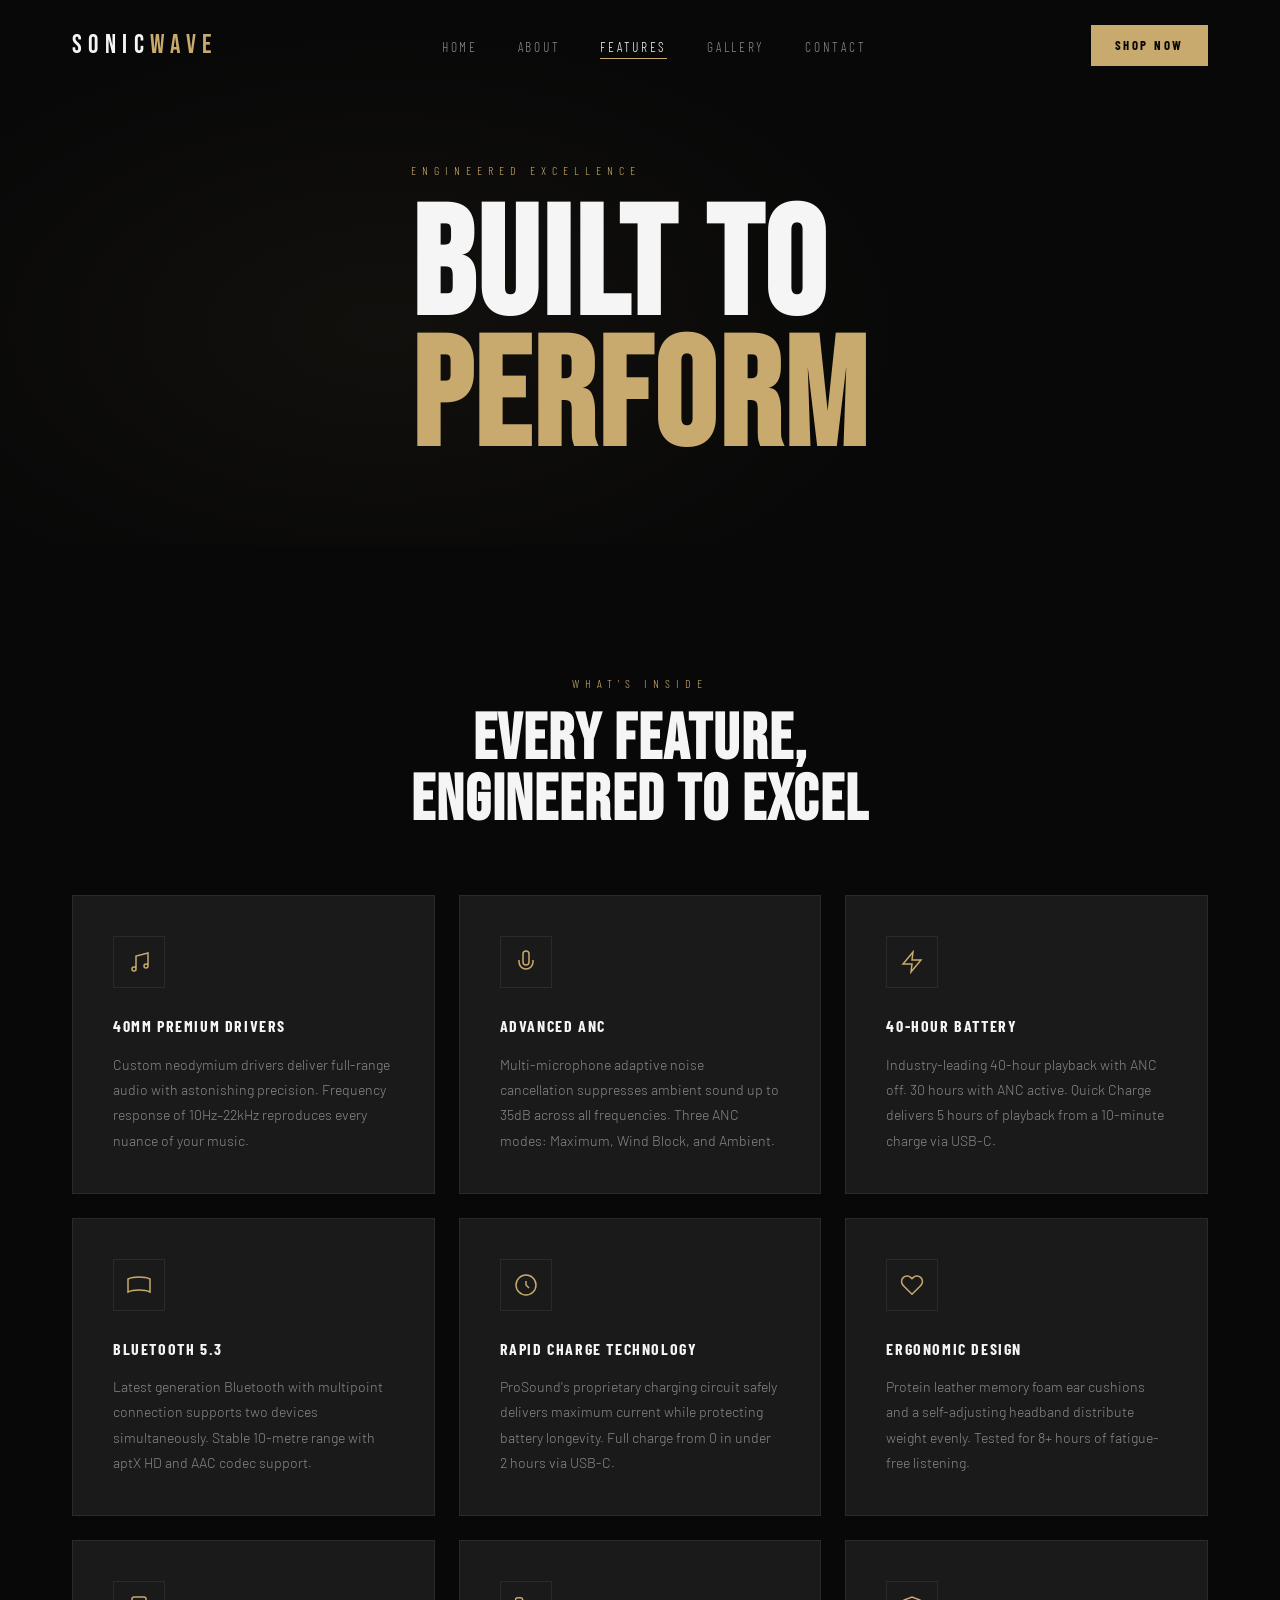
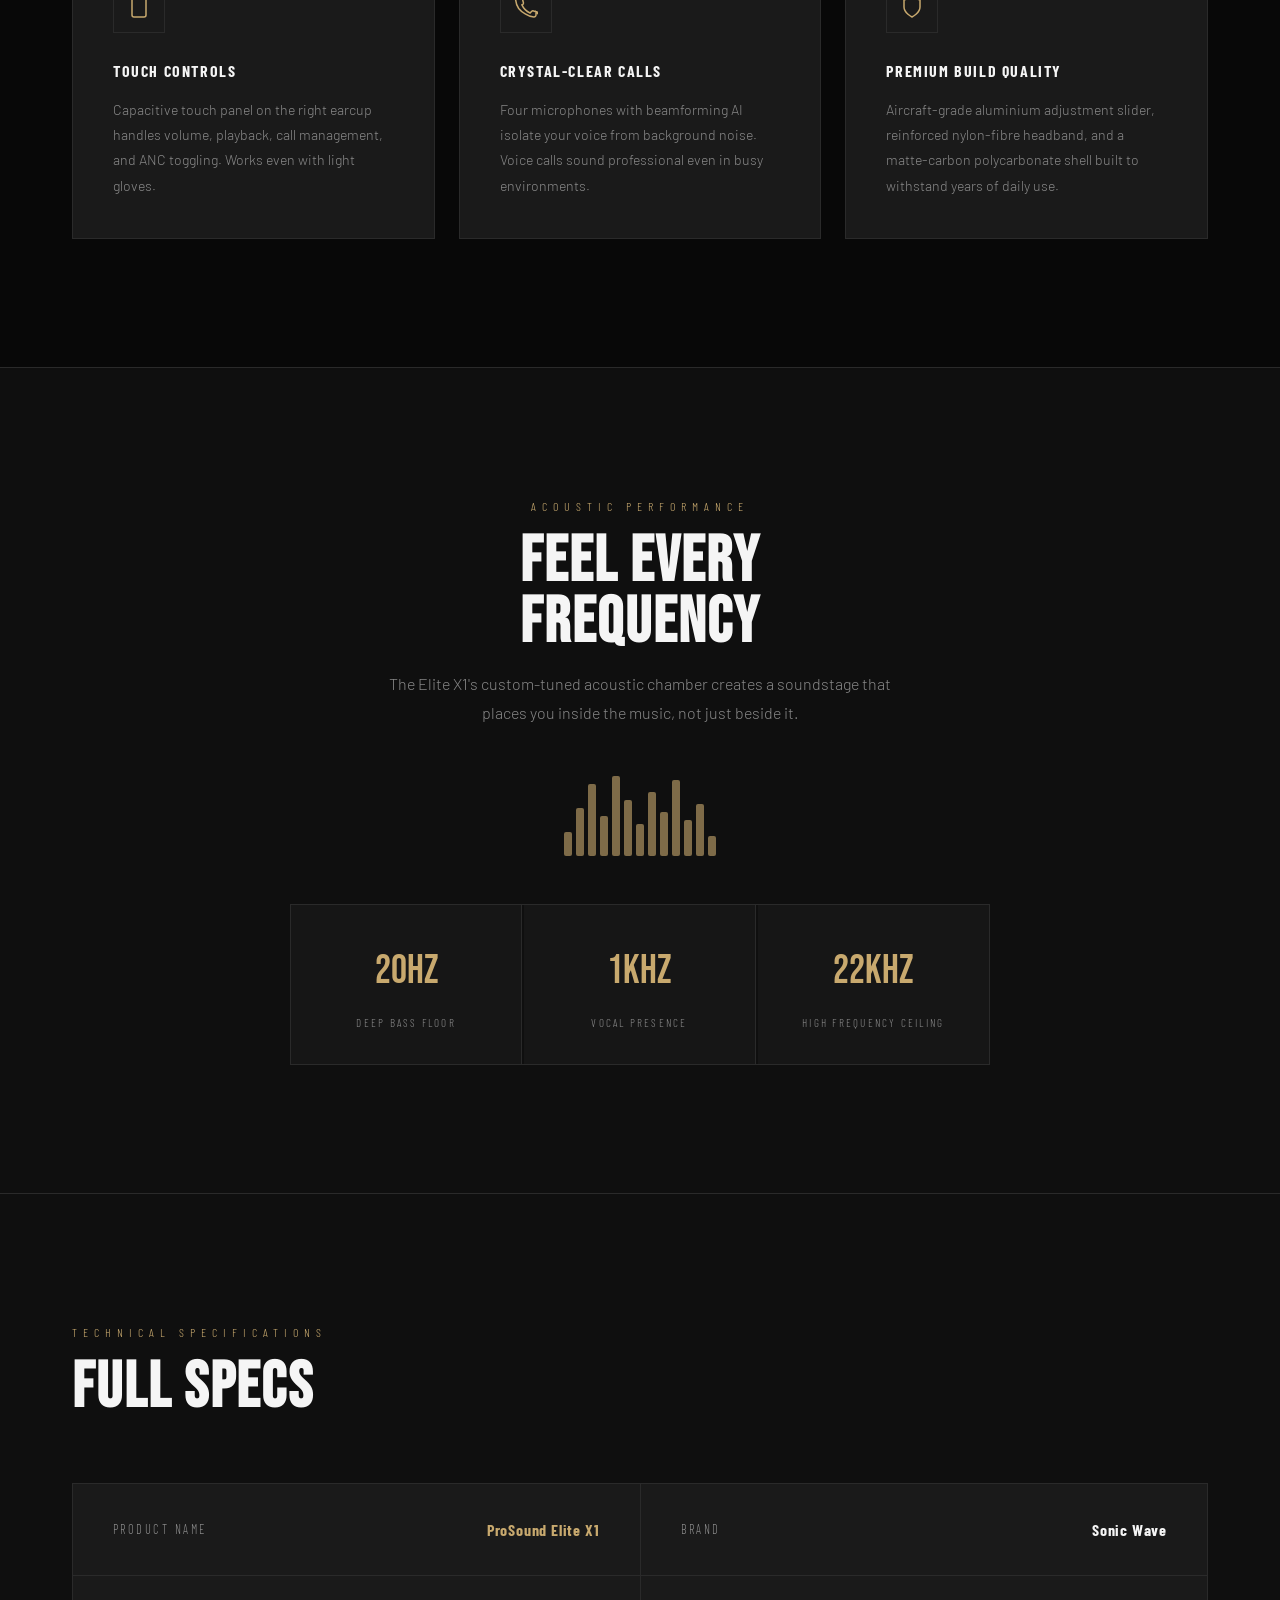
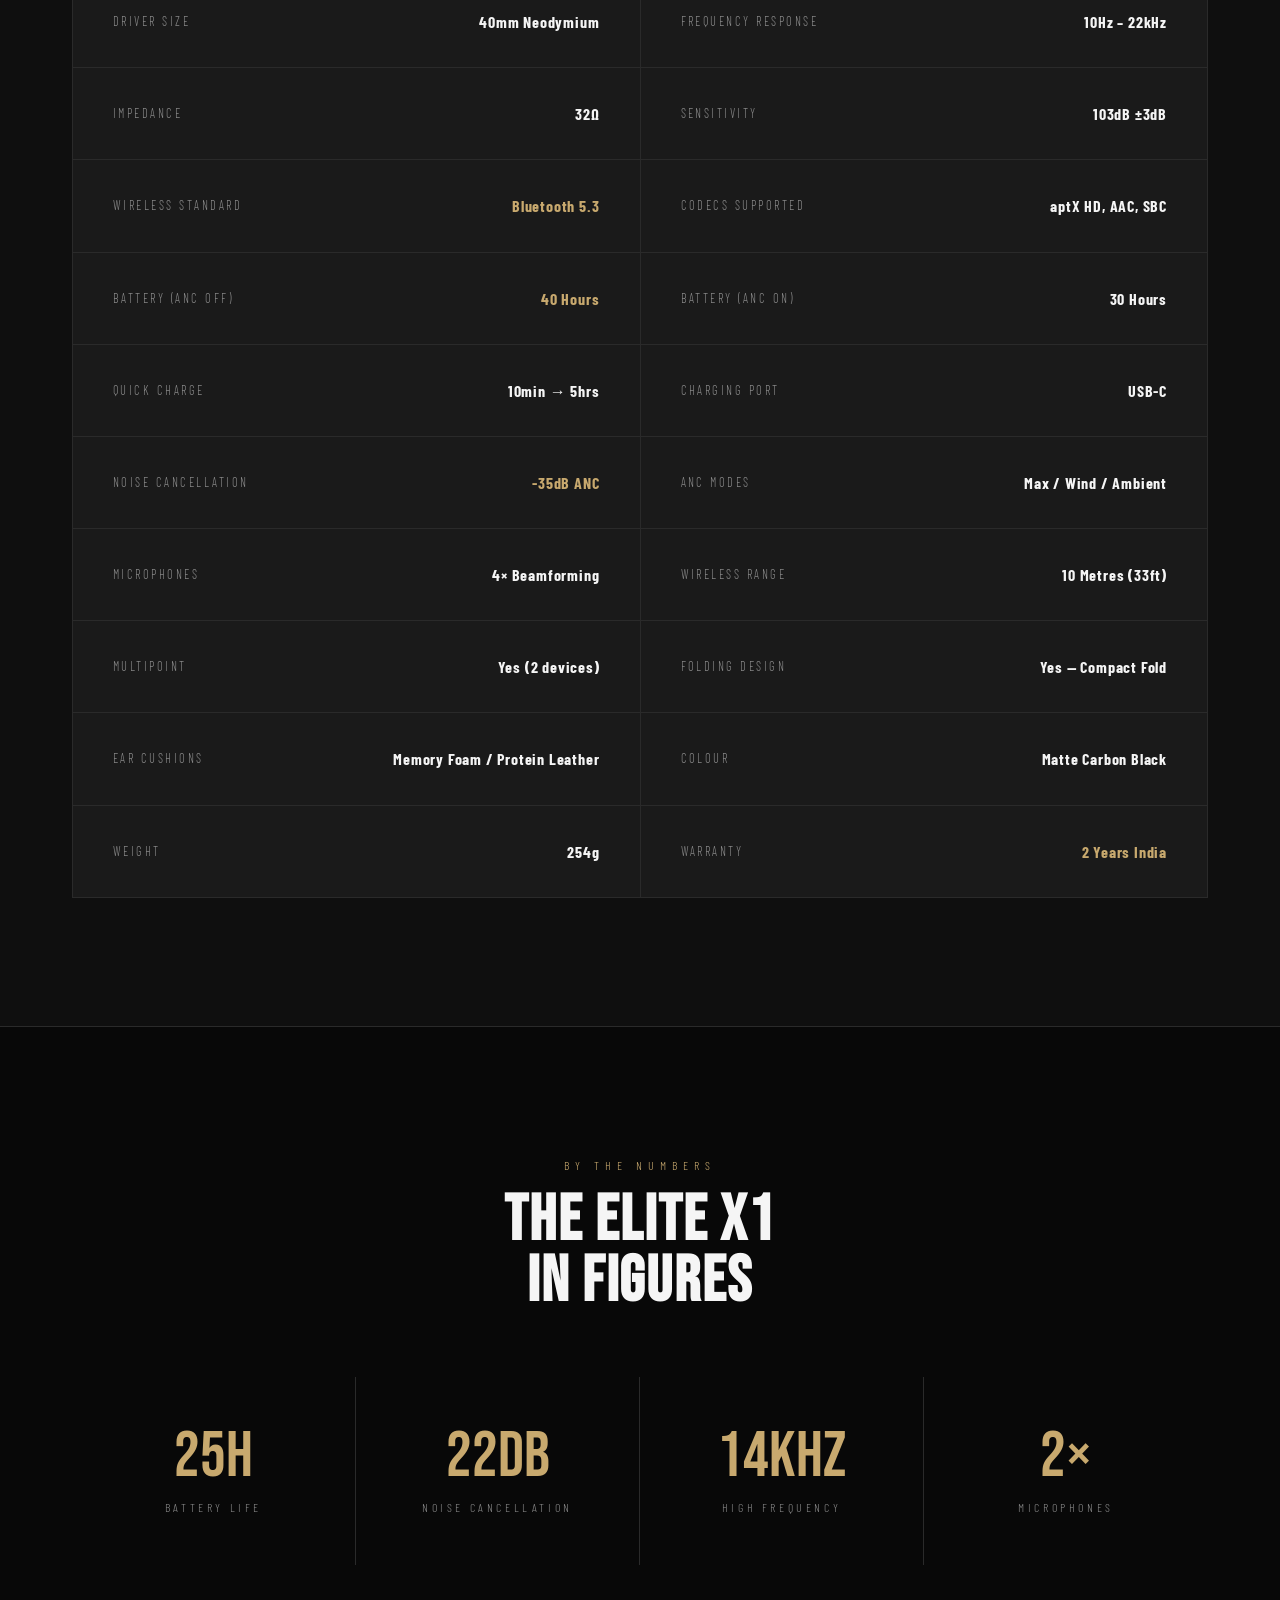
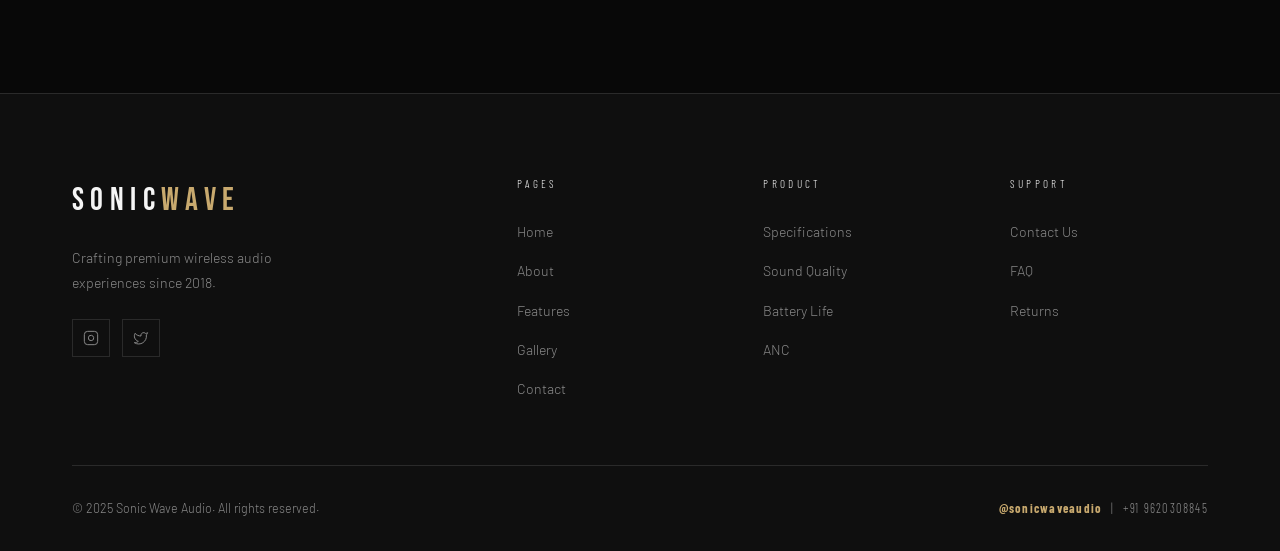
<file: features.html>
<!DOCTYPE html>
<html lang="en">
<head>
  <meta charset="UTF-8" />
  <meta name="viewport" content="width=device-width, initial-scale=1.0" />
  <title>Features & Specs — Sonic Wave | ProSound Elite X1</title>
  <meta name="description" content="Full specifications and features of the ProSound Elite X1. ANC, 40-hour battery, premium drivers, Bluetooth 5.3 and more." />
  <link rel="icon" type="image/svg+xml" href="data:image/svg+xml,<svg xmlns='http://www.w3.org/2000/svg' viewBox='0 0 32 32'><rect width='32' height='32' fill='%23080808'/><text x='50%25' y='60%25' font-size='20' text-anchor='middle' fill='%23c8a96e' font-family='serif' font-weight='bold'>S</text></svg>" />
  <link rel="stylesheet" href="css/style.css" />
</head>
<body>

<div id="loader">
  <div class="loader-logo">SONIC WAVE</div>
  <div class="loader-bar"><div class="loader-bar-fill"></div></div>
  <p class="loader-sub">Features &amp; Specs</p>
</div>

<nav class="navbar">
  <div class="container">
    <div class="nav-inner">
      <a href="index.html" class="nav-logo">SONIC<span>WAVE</span></a>
      <ul class="nav-links">
        <li><a href="index.html">Home</a></li>
        <li><a href="about.html">About</a></li>
        <li><a href="features.html" class="active">Features</a></li>
        <li><a href="gallery.html">Gallery</a></li>
        <li><a href="contact.html">Contact</a></li>
      </ul>
      <a href="contact.html" class="nav-cta">Shop Now</a>
      <button class="hamburger" aria-label="Menu"><span></span><span></span><span></span></button>
    </div>
  </div>
</nav>
<nav class="nav-mobile">
  <a href="index.html">Home</a>
  <a href="about.html">About</a>
  <a href="features.html">Features</a>
  <a href="gallery.html">Gallery</a>
  <a href="contact.html">Contact</a>
</nav>

<!-- PAGE HERO -->
<section class="page-hero">
  <div class="page-hero-bg"></div>
  <div class="container">
    <div class="page-hero-label">Engineered Excellence</div>
    <h1 class="page-hero-title reveal">
      BUILT TO<br><span>PERFORM</span>
    </h1>
  </div>
</section>

<!-- FEATURE CARDS -->
<section class="features-grid" id="features">
  <div class="container">
    <div class="text-center">
      <div class="section-label">What's Inside</div>
      <h2 class="section-title reveal">Every Feature,<br>Engineered to Excel</h2>
    </div>
    <div class="features-cards">

      <div class="feature-card reveal reveal-delay-1">
        <div class="feature-icon">
          <svg viewBox="0 0 24 24" fill="none" stroke="currentColor" stroke-width="1.5"><path d="M9 19V6l12-3v13M9 19c0 1.1-.9 2-2 2s-2-.9-2-2 .9-2 2-2 2 .9 2 2zm12-3c0 1.1-.9 2-2 2s-2-.9-2-2 .9-2 2-2 2 .9 2 2z"/></svg>
        </div>
        <div class="feature-title">40mm Premium Drivers</div>
        <p class="feature-desc">Custom neodymium drivers deliver full-range audio with astonishing precision. Frequency response of 10Hz–22kHz reproduces every nuance of your music.</p>
      </div>

      <div class="feature-card reveal reveal-delay-2">
        <div class="feature-icon">
          <svg viewBox="0 0 24 24" fill="none" stroke="currentColor" stroke-width="1.5"><path d="M12 1a3 3 0 0 0-3 3v8a3 3 0 0 0 6 0V4a3 3 0 0 0-3-3z"/><path d="M19 10v2a7 7 0 0 1-14 0v-2"/></svg>
        </div>
        <div class="feature-title">Advanced ANC</div>
        <p class="feature-desc">Multi-microphone adaptive noise cancellation suppresses ambient sound up to 35dB across all frequencies. Three ANC modes: Maximum, Wind Block, and Ambient.</p>
      </div>

      <div class="feature-card reveal reveal-delay-3">
        <div class="feature-icon">
          <svg viewBox="0 0 24 24" fill="none" stroke="currentColor" stroke-width="1.5"><path d="M13 2L3 14h9l-1 8 10-12h-9l1-8z"/></svg>
        </div>
        <div class="feature-title">40-Hour Battery</div>
        <p class="feature-desc">Industry-leading 40-hour playback with ANC off. 30 hours with ANC active. Quick Charge delivers 5 hours of playback from a 10-minute charge via USB-C.</p>
      </div>

      <div class="feature-card reveal reveal-delay-1">
        <div class="feature-icon">
          <svg viewBox="0 0 24 24" fill="none" stroke="currentColor" stroke-width="1.5"><path d="M1 6s4-2 11-2 11 2 11 2v13s-4-2-11-2S1 19 1 19V6z"/></svg>
        </div>
        <div class="feature-title">Bluetooth 5.3</div>
        <p class="feature-desc">Latest generation Bluetooth with multipoint connection supports two devices simultaneously. Stable 10-metre range with aptX HD and AAC codec support.</p>
      </div>

      <div class="feature-card reveal reveal-delay-2">
        <div class="feature-icon">
          <svg viewBox="0 0 24 24" fill="none" stroke="currentColor" stroke-width="1.5"><circle cx="12" cy="12" r="10"/><path d="M12 8v4l3 3"/></svg>
        </div>
        <div class="feature-title">Rapid Charge Technology</div>
        <p class="feature-desc">ProSound's proprietary charging circuit safely delivers maximum current while protecting battery longevity. Full charge from 0 in under 2 hours via USB-C.</p>
      </div>

      <div class="feature-card reveal reveal-delay-3">
        <div class="feature-icon">
          <svg viewBox="0 0 24 24" fill="none" stroke="currentColor" stroke-width="1.5"><path d="M20.84 4.61a5.5 5.5 0 0 0-7.78 0L12 5.67l-1.06-1.06a5.5 5.5 0 0 0-7.78 7.78l1.06 1.06L12 21.23l7.78-7.78 1.06-1.06a5.5 5.5 0 0 0 0-7.78z"/></svg>
        </div>
        <div class="feature-title">Ergonomic Design</div>
        <p class="feature-desc">Protein leather memory foam ear cushions and a self-adjusting headband distribute weight evenly. Tested for 8+ hours of fatigue-free listening.</p>
      </div>

      <div class="feature-card reveal reveal-delay-1">
        <div class="feature-icon">
          <svg viewBox="0 0 24 24" fill="none" stroke="currentColor" stroke-width="1.5"><rect x="5" y="2" width="14" height="20" rx="2"/><path d="M12 18h.01"/></svg>
        </div>
        <div class="feature-title">Touch Controls</div>
        <p class="feature-desc">Capacitive touch panel on the right earcup handles volume, playback, call management, and ANC toggling. Works even with light gloves.</p>
      </div>

      <div class="feature-card reveal reveal-delay-2">
        <div class="feature-icon">
          <svg viewBox="0 0 24 24" fill="none" stroke="currentColor" stroke-width="1.5"><path d="M22 16.92v3a2 2 0 0 1-2.18 2 19.79 19.79 0 0 1-8.63-3.07A19.5 19.5 0 0 1 4.69 13.5a19.79 19.79 0 0 1-3.07-8.67A2 2 0 0 1 3.6 2.72h3a2 2 0 0 1 2 1.72 12.84 12.84 0 0 0 .7 2.81 2 2 0 0 1-.45 2.11L7.91 9.91A16 16 0 0 0 16 18l1.54-1.54a2 2 0 0 1 2.11-.45 12.84 12.84 0 0 0 2.81.7A2 2 0 0 1 24 18.72z"/></svg>
        </div>
        <div class="feature-title">Crystal-Clear Calls</div>
        <p class="feature-desc">Four microphones with beamforming AI isolate your voice from background noise. Voice calls sound professional even in busy environments.</p>
      </div>

      <div class="feature-card reveal reveal-delay-3">
        <div class="feature-icon">
          <svg viewBox="0 0 24 24" fill="none" stroke="currentColor" stroke-width="1.5"><path d="M12 22s8-4 8-10V5l-8-3-8 3v7c0 6 8 10 8 10z"/></svg>
        </div>
        <div class="feature-title">Premium Build Quality</div>
        <p class="feature-desc">Aircraft-grade aluminium adjustment slider, reinforced nylon-fibre headband, and a matte-carbon polycarbonate shell built to withstand years of daily use.</p>
      </div>

    </div>
  </div>
</section>

<!-- SOUND SECTION -->
<section class="sound-section" id="sound">
  <div class="container text-center">
    <div class="section-label">Acoustic Performance</div>
    <h2 class="section-title reveal">Feel Every<br>Frequency</h2>
    <p class="section-sub reveal" style="margin:1rem auto 0;">The Elite X1's custom-tuned acoustic chamber creates a soundstage that places you inside the music, not just beside it.</p>
    <div class="sound-visual">
      <div class="sound-bar"></div><div class="sound-bar"></div>
      <div class="sound-bar"></div><div class="sound-bar"></div>
      <div class="sound-bar"></div><div class="sound-bar"></div>
      <div class="sound-bar"></div><div class="sound-bar"></div>
      <div class="sound-bar"></div><div class="sound-bar"></div>
      <div class="sound-bar"></div><div class="sound-bar"></div>
      <div class="sound-bar"></div>
    </div>
    <div style="display:grid; grid-template-columns:repeat(3,1fr); gap:2px; max-width:700px; margin:0 auto; border:1px solid var(--border);">
      <div style="padding:2rem; background:var(--dark); border-right:1px solid var(--border);">
        <div style="font-family:var(--font-display); font-size:2.5rem; color:var(--gold);">20Hz</div>
        <div style="font-family:var(--font-cond); font-size:0.7rem; letter-spacing:0.2em; text-transform:uppercase; color:var(--silver); margin-top:0.5rem;">Deep Bass Floor</div>
      </div>
      <div style="padding:2rem; background:var(--dark); border-right:1px solid var(--border);">
        <div style="font-family:var(--font-display); font-size:2.5rem; color:var(--gold);">1kHz</div>
        <div style="font-family:var(--font-cond); font-size:0.7rem; letter-spacing:0.2em; text-transform:uppercase; color:var(--silver); margin-top:0.5rem;">Vocal Presence</div>
      </div>
      <div style="padding:2rem; background:var(--dark);">
        <div style="font-family:var(--font-display); font-size:2.5rem; color:var(--gold);">22kHz</div>
        <div style="font-family:var(--font-cond); font-size:0.7rem; letter-spacing:0.2em; text-transform:uppercase; color:var(--silver); margin-top:0.5rem;">High Frequency Ceiling</div>
      </div>
    </div>
  </div>
</section>

<!-- SPECS TABLE -->
<section class="specs-section" id="battery">
  <div class="container">
    <div class="section-label">Technical Specifications</div>
    <h2 class="section-title reveal">Full Specs</h2>
    <div class="specs-grid reveal">
      <div class="spec-item"><span class="spec-label">Product Name</span><span class="spec-value"><em>ProSound Elite X1</em></span></div>
      <div class="spec-item"><span class="spec-label">Brand</span><span class="spec-value">Sonic Wave</span></div>
      <div class="spec-item"><span class="spec-label">Driver Size</span><span class="spec-value">40mm Neodymium</span></div>
      <div class="spec-item"><span class="spec-label">Frequency Response</span><span class="spec-value">10Hz – 22kHz</span></div>
      <div class="spec-item"><span class="spec-label">Impedance</span><span class="spec-value">32Ω</span></div>
      <div class="spec-item"><span class="spec-label">Sensitivity</span><span class="spec-value">103dB ±3dB</span></div>
      <div class="spec-item"><span class="spec-label">Wireless Standard</span><span class="spec-value"><em>Bluetooth 5.3</em></span></div>
      <div class="spec-item"><span class="spec-label">Codecs Supported</span><span class="spec-value">aptX HD, AAC, SBC</span></div>
      <div class="spec-item"><span class="spec-label">Battery (ANC Off)</span><span class="spec-value"><em>40 Hours</em></span></div>
      <div class="spec-item"><span class="spec-label">Battery (ANC On)</span><span class="spec-value">30 Hours</span></div>
      <div class="spec-item"><span class="spec-label">Quick Charge</span><span class="spec-value">10min → 5hrs</span></div>
      <div class="spec-item"><span class="spec-label">Charging Port</span><span class="spec-value">USB-C</span></div>
      <div class="spec-item"><span class="spec-label">Noise Cancellation</span><span class="spec-value"><em>-35dB ANC</em></span></div>
      <div class="spec-item"><span class="spec-label">ANC Modes</span><span class="spec-value">Max / Wind / Ambient</span></div>
      <div class="spec-item"><span class="spec-label">Microphones</span><span class="spec-value">4× Beamforming</span></div>
      <div class="spec-item"><span class="spec-label">Wireless Range</span><span class="spec-value">10 Metres (33ft)</span></div>
      <div class="spec-item"><span class="spec-label">Multipoint</span><span class="spec-value">Yes (2 devices)</span></div>
      <div class="spec-item"><span class="spec-label">Folding Design</span><span class="spec-value">Yes — Compact Fold</span></div>
      <div class="spec-item"><span class="spec-label">Ear Cushions</span><span class="spec-value">Memory Foam / Protein Leather</span></div>
      <div class="spec-item"><span class="spec-label">Colour</span><span class="spec-value">Matte Carbon Black</span></div>
      <div class="spec-item"><span class="spec-label">Weight</span><span class="spec-value">254g</span></div>
      <div class="spec-item"><span class="spec-label">Warranty</span><span class="spec-value"><em>2 Years India</em></span></div>
    </div>
  </div>
</section>

<!-- COUNTERS -->
<section class="counters-section" id="anc">
  <div class="container">
    <div class="text-center" style="margin-bottom:0;">
      <div class="section-label">By The Numbers</div>
      <h2 class="section-title reveal">The Elite X1<br>in Figures</h2>
    </div>
    <div class="counters-grid">
      <div class="counter-item reveal reveal-delay-1">
        <div class="counter-num"><span data-count="40" data-suffix="H">0H</span></div>
        <div class="counter-label">Battery Life</div>
      </div>
      <div class="counter-item reveal reveal-delay-2">
        <div class="counter-num"><span data-count="35" data-suffix="dB">0dB</span></div>
        <div class="counter-label">Noise Cancellation</div>
      </div>
      <div class="counter-item reveal reveal-delay-3">
        <div class="counter-num"><span data-count="22" data-suffix="kHz">0kHz</span></div>
        <div class="counter-label">High Frequency</div>
      </div>
      <div class="counter-item reveal reveal-delay-4">
        <div class="counter-num"><span data-count="4" data-suffix="×">0×</span></div>
        <div class="counter-label">Microphones</div>
      </div>
    </div>
  </div>
</section>

<!-- FOOTER -->
<footer class="footer">
  <div class="container">
    <div class="footer-grid">
      <div>
        <div class="footer-logo">SONIC<span>WAVE</span></div>
        <p class="footer-desc">Crafting premium wireless audio experiences since 2018.</p>
        <div class="footer-social">
          <a href="#" class="footer-social-link" aria-label="Instagram"><svg viewBox="0 0 24 24" fill="none" stroke="currentColor" stroke-width="1.5"><rect x="2" y="2" width="20" height="20" rx="5"/><path d="M16 11.37A4 4 0 1 1 12.63 8 4 4 0 0 1 16 11.37z"/><line x1="17.5" y1="6.5" x2="17.51" y2="6.5"/></svg></a>
          <a href="#" class="footer-social-link" aria-label="Twitter"><svg viewBox="0 0 24 24" fill="none" stroke="currentColor" stroke-width="1.5"><path d="M22 4s-.7 2.1-2 3.4c1.6 10-9.4 17.3-18 11.6 2.2.1 4.4-.6 6-2C3 15.5.5 9.6 3 5c2.2 2.6 5.6 4.1 9 4-.9-4.2 4-6.6 7-3.8 1.1 0 3-1.2 3-1.2z"/></svg></a>
        </div>
      </div>
      <div><div class="footer-col-title">Pages</div><ul class="footer-links"><li><a href="index.html">Home</a></li><li><a href="about.html">About</a></li><li><a href="features.html">Features</a></li><li><a href="gallery.html">Gallery</a></li><li><a href="contact.html">Contact</a></li></ul></div>
      <div><div class="footer-col-title">Product</div><ul class="footer-links"><li><a href="features.html">Specifications</a></li><li><a href="features.html">Sound Quality</a></li><li><a href="features.html">Battery Life</a></li><li><a href="features.html">ANC</a></li></ul></div>
      <div><div class="footer-col-title">Support</div><ul class="footer-links"><li><a href="contact.html">Contact Us</a></li><li><a href="contact.html">FAQ</a></li><li><a href="#">Returns</a></li></ul></div>
    </div>
    <div class="footer-bottom">
      <p class="footer-copy">© 2025 Sonic Wave Audio. All rights reserved.</p>
      <p class="footer-contact"><strong>@sonicwaveaudio</strong> &nbsp;|&nbsp; +91 9620308845</p>
    </div>
  </div>
</footer>

<button id="back-top" aria-label="Back to top">
  <svg viewBox="0 0 24 24" fill="none" stroke="currentColor" stroke-width="2"><path d="M18 15l-6-6-6 6"/></svg>
</button>

<script src="js/script.js"></script>
</body>
</html>
</file>
<file: css/style.css>
/* ============================================
   SONIC WAVE — ProSound Elite X1
   Main Stylesheet
   ============================================ */

/* --- Google Fonts Import --- */
@import url('https://fonts.googleapis.com/css2?family=Bebas+Neue&family=Barlow:ital,wght@0,300;0,400;0,600;0,700;1,300&family=Barlow+Condensed:wght@300;400;700&display=swap');

/* --- CSS Variables --- */
:root {
  --black:       #080808;
  --deep:        #0f0f0f;
  --dark:        #161616;
  --card:        #1a1a1a;
  --border:      #2a2a2a;
  --mid:         #3a3a3a;
  --silver:      #888888;
  --light:       #cccccc;
  --white:       #f5f5f5;
  --accent:      #e8e8e8;
  --gold:        #c8a96e;
  --gold-light:  #e0c890;
  --red:         #c0392b;

  --font-display: 'Bebas Neue', sans-serif;
  --font-body:    'Barlow', sans-serif;
  --font-cond:    'Barlow Condensed', sans-serif;

  --transition: 0.4s cubic-bezier(0.25, 0.46, 0.45, 0.94);
  --transition-fast: 0.2s ease;
  --shadow-card: 0 8px 40px rgba(0,0,0,0.6);
  --shadow-glow: 0 0 40px rgba(200,169,110,0.15);
}

/* --- Reset & Base --- */
*, *::before, *::after { box-sizing: border-box; margin: 0; padding: 0; }

html {
  scroll-behavior: smooth;
  font-size: 16px;
}

body {
  background: var(--black);
  color: var(--light);
  font-family: var(--font-body);
  font-weight: 300;
  line-height: 1.7;
  overflow-x: hidden;
}

img { max-width: 100%; height: auto; display: block; }
a  { color: inherit; text-decoration: none; }
ul { list-style: none; }

/* --- Utility --- */
.container      { max-width: 1200px; margin: 0 auto; padding: 0 2rem; }
.container-wide { max-width: 1400px; margin: 0 auto; padding: 0 2rem; }
.sr-only        { position: absolute; width: 1px; height: 1px; overflow: hidden; clip: rect(0,0,0,0); }

.text-gold    { color: var(--gold); }
.text-silver  { color: var(--silver); }
.text-white   { color: var(--white); }
.text-center  { text-align: center; }
.uppercase    { text-transform: uppercase; letter-spacing: 0.15em; }
.fw-700       { font-weight: 700; }

/* --- Loading Screen --- */
#loader {
  position: fixed; inset: 0;
  background: var(--black);
  display: flex; flex-direction: column;
  align-items: center; justify-content: center;
  z-index: 9999;
  transition: opacity 0.6s ease, visibility 0.6s ease;
}
#loader.hidden { opacity: 0; visibility: hidden; pointer-events: none; }

.loader-logo {
  font-family: var(--font-display);
  font-size: clamp(2.5rem, 8vw, 5rem);
  letter-spacing: 0.3em;
  color: var(--white);
  animation: pulseLogo 1.5s ease-in-out infinite;
}
.loader-bar {
  width: 200px; height: 2px;
  background: var(--border);
  margin-top: 2rem;
  overflow: hidden;
  border-radius: 2px;
}
.loader-bar-fill {
  height: 100%;
  background: linear-gradient(90deg, var(--gold), var(--gold-light));
  animation: loadFill 1.8s ease forwards;
}
.loader-sub {
  font-family: var(--font-cond);
  font-size: 0.75rem;
  letter-spacing: 0.4em;
  color: var(--silver);
  margin-top: 1rem;
  text-transform: uppercase;
}

@keyframes pulseLogo { 0%,100%{opacity:1} 50%{opacity:0.5} }
@keyframes loadFill  { from{width:0} to{width:100%} }

/* --- Navigation --- */
.navbar {
  position: fixed; top: 0; left: 0; right: 0;
  z-index: 1000;
  padding: 1.5rem 0;
  transition: background var(--transition), padding var(--transition), backdrop-filter var(--transition);
}
.navbar.scrolled {
  background: rgba(8,8,8,0.92);
  backdrop-filter: blur(20px);
  -webkit-backdrop-filter: blur(20px);
  padding: 1rem 0;
  border-bottom: 1px solid var(--border);
}

.nav-inner {
  display: flex; align-items: center; justify-content: space-between;
}

.nav-logo {
  font-family: var(--font-display);
  font-size: 1.6rem;
  letter-spacing: 0.25em;
  color: var(--white);
}
.nav-logo span { color: var(--gold); }

.nav-links {
  display: flex; gap: 2.5rem;
}
.nav-links a {
  font-family: var(--font-cond);
  font-size: 0.85rem;
  letter-spacing: 0.2em;
  text-transform: uppercase;
  color: var(--silver);
  transition: color var(--transition-fast);
  position: relative;
}
.nav-links a::after {
  content: '';
  position: absolute; bottom: -4px; left: 0;
  width: 0; height: 1px;
  background: var(--gold);
  transition: width var(--transition);
}
.nav-links a:hover,
.nav-links a.active { color: var(--white); }
.nav-links a:hover::after,
.nav-links a.active::after { width: 100%; }

.nav-cta {
  font-family: var(--font-cond);
  font-size: 0.8rem;
  letter-spacing: 0.2em;
  text-transform: uppercase;
  background: var(--gold);
  color: var(--black);
  padding: 0.6rem 1.5rem;
  border: none;
  cursor: pointer;
  font-weight: 700;
  transition: background var(--transition-fast), transform var(--transition-fast);
}
.nav-cta:hover { background: var(--gold-light); transform: translateY(-1px); }

.hamburger {
  display: none;
  flex-direction: column; gap: 5px;
  cursor: pointer; padding: 4px;
}
.hamburger span {
  display: block; width: 26px; height: 2px;
  background: var(--white);
  transition: transform var(--transition), opacity var(--transition-fast);
}
.hamburger.open span:nth-child(1) { transform: translateY(7px) rotate(45deg); }
.hamburger.open span:nth-child(2) { opacity: 0; }
.hamburger.open span:nth-child(3) { transform: translateY(-7px) rotate(-45deg); }

/* Mobile nav */
.nav-mobile {
  display: none;
  position: fixed; top: 0; left: 0; right: 0; bottom: 0;
  background: var(--black);
  z-index: 999;
  flex-direction: column; align-items: center; justify-content: center;
  gap: 2.5rem;
}
.nav-mobile.open { display: flex; }
.nav-mobile a {
  font-family: var(--font-display);
  font-size: 2.5rem;
  letter-spacing: 0.15em;
  color: var(--white);
  transition: color var(--transition-fast);
}
.nav-mobile a:hover { color: var(--gold); }

/* --- Buttons --- */
.btn {
  display: inline-flex; align-items: center; gap: 0.6rem;
  font-family: var(--font-cond);
  font-size: 0.85rem;
  letter-spacing: 0.2em;
  text-transform: uppercase;
  padding: 1rem 2.5rem;
  cursor: pointer;
  transition: all var(--transition);
  border: none;
  font-weight: 700;
}
.btn-primary {
  background: var(--gold);
  color: var(--black);
}
.btn-primary:hover {
  background: var(--gold-light);
  transform: translateY(-2px);
  box-shadow: 0 8px 30px rgba(200,169,110,0.4);
}
.btn-outline {
  background: transparent;
  color: var(--white);
  border: 1px solid var(--border);
}
.btn-outline:hover {
  border-color: var(--gold);
  color: var(--gold);
  transform: translateY(-2px);
}
.btn svg { width: 16px; height: 16px; }

/* --- Section Headers --- */
.section-label {
  font-family: var(--font-cond);
  font-size: 0.75rem;
  letter-spacing: 0.5em;
  text-transform: uppercase;
  color: var(--gold);
  margin-bottom: 1rem;
}
.section-title {
  font-family: var(--font-display);
  font-size: clamp(2.5rem, 5vw, 4.5rem);
  line-height: 0.95;
  color: var(--white);
  letter-spacing: 0.03em;
}
.section-sub {
  font-size: 1rem;
  color: var(--silver);
  max-width: 520px;
  margin-top: 1rem;
  line-height: 1.8;
}

/* --- Hero Section (index) --- */
.hero {
  position: relative;
  min-height: 100vh;
  display: flex; align-items: center;
  overflow: hidden;
  background: var(--black);
}

.hero-bg {
  position: absolute; inset: 0;
  background: radial-gradient(ellipse 80% 60% at 70% 50%, rgba(200,169,110,0.06) 0%, transparent 70%),
              radial-gradient(ellipse 50% 80% at 20% 80%, rgba(255,255,255,0.02) 0%, transparent 60%);
}

.hero-noise {
  position: absolute; inset: 0;
  opacity: 0.03;
  background-image: url("data:image/svg+xml,%3Csvg viewBox='0 0 200 200' xmlns='http://www.w3.org/2000/svg'%3E%3Cfilter id='n'%3E%3CfeTurbulence type='fractalNoise' baseFrequency='0.9' numOctaves='4' stitchTiles='stitch'/%3E%3C/filter%3E%3Crect width='100%25' height='100%25' filter='url(%23n)'/%3E%3C/svg%3E");
  background-size: 200px 200px;
}

.hero-content {
  position: relative; z-index: 2;
  display: grid; grid-template-columns: 1fr 1fr;
  align-items: center; gap: 4rem;
  padding-top: 7rem;
  padding-bottom: 4rem;
}

.hero-text {}
.hero-badge {
  display: inline-flex; align-items: center; gap: 0.5rem;
  font-family: var(--font-cond);
  font-size: 0.7rem;
  letter-spacing: 0.4em;
  text-transform: uppercase;
  color: var(--gold);
  border: 1px solid rgba(200,169,110,0.4);
  padding: 0.4rem 1rem;
  margin-bottom: 2rem;
}
.hero-badge-dot {
  width: 6px; height: 6px;
  background: var(--gold);
  border-radius: 50%;
  animation: blink 1.5s ease-in-out infinite;
}
@keyframes blink { 0%,100%{opacity:1} 50%{opacity:0.2} }

.hero-title {
  font-family: var(--font-display);
  font-size: clamp(4rem, 8vw, 8rem);
  line-height: 0.9;
  color: var(--white);
  letter-spacing: 0.02em;
  margin-bottom: 0.5rem;
}
.hero-title em {
  font-style: normal;
  color: var(--gold);
  display: block;
}

.hero-tagline {
  font-family: var(--font-body);
  font-style: italic;
  font-size: clamp(1rem, 2vw, 1.3rem);
  color: var(--silver);
  letter-spacing: 0.05em;
  margin-bottom: 2.5rem;
}

.hero-stats {
  display: flex; gap: 2.5rem;
  margin-bottom: 3rem;
}
.hero-stat-num {
  font-family: var(--font-display);
  font-size: 2.2rem;
  color: var(--white);
  line-height: 1;
}
.hero-stat-label {
  font-family: var(--font-cond);
  font-size: 0.7rem;
  letter-spacing: 0.2em;
  text-transform: uppercase;
  color: var(--silver);
  margin-top: 0.25rem;
}

.hero-actions { display: flex; gap: 1rem; flex-wrap: wrap; }

/* Hero Image Side */
.hero-visual {
  position: relative;
  display: flex; align-items: center; justify-content: center;
}
.hero-img-wrap {
  position: relative;
  width: 100%; max-width: 520px;
}
.hero-img-wrap::before {
  content: '';
  position: absolute; inset: -1px;
  background: linear-gradient(135deg, rgba(200,169,110,0.3), transparent 50%, rgba(200,169,110,0.1));
  pointer-events: none;
}
.hero-img-wrap img {
  width: 100%;
  display: block;
}
.hero-float-label {
  position: absolute; bottom: -2rem; left: -2rem;
  background: var(--gold);
  color: var(--black);
  font-family: var(--font-display);
  font-size: 1rem;
  letter-spacing: 0.15em;
  padding: 0.6rem 1.5rem;
  animation: floatUp 3s ease-in-out infinite;
}
@keyframes floatUp { 0%,100%{transform:translateY(0)} 50%{transform:translateY(-8px)} }

.hero-scroll {
  position: absolute; bottom: 2.5rem; left: 50%;
  transform: translateX(-50%);
  display: flex; flex-direction: column; align-items: center; gap: 0.75rem;
  font-family: var(--font-cond);
  font-size: 0.65rem;
  letter-spacing: 0.4em;
  text-transform: uppercase;
  color: var(--silver);
  z-index: 2;
}
.hero-scroll-line {
  width: 1px; height: 50px;
  background: linear-gradient(to bottom, var(--gold), transparent);
  animation: scrollLine 1.5s ease-in-out infinite;
}
@keyframes scrollLine { 0%,100%{transform:scaleY(1);opacity:1} 50%{transform:scaleY(0.6);opacity:0.5} }

/* --- Highlights Strip --- */
.highlights {
  border-top: 1px solid var(--border);
  border-bottom: 1px solid var(--border);
  padding: 2rem 0;
  background: var(--deep);
}
.highlights-inner {
  display: flex; align-items: center; justify-content: space-between;
  gap: 1rem; flex-wrap: wrap;
}
.highlight-item {
  display: flex; align-items: center; gap: 1rem;
  flex: 1; min-width: 180px;
}
.highlight-icon {
  width: 44px; height: 44px;
  border: 1px solid var(--border);
  display: flex; align-items: center; justify-content: center;
  color: var(--gold);
  flex-shrink: 0;
}
.highlight-icon svg { width: 20px; height: 20px; }
.highlight-text-label {
  font-family: var(--font-cond);
  font-size: 0.7rem;
  letter-spacing: 0.2em;
  text-transform: uppercase;
  color: var(--silver);
}
.highlight-text-val {
  font-family: var(--font-cond);
  font-size: 1rem;
  font-weight: 700;
  color: var(--white);
  letter-spacing: 0.05em;
}
.highlight-div {
  width: 1px; height: 40px;
  background: var(--border);
}

/* --- Product Showcase --- */
.showcase {
  padding: 8rem 0;
  background: var(--black);
}
.showcase-grid {
  display: grid; grid-template-columns: 1fr 1fr;
  gap: 5rem; align-items: center;
  margin-top: 4rem;
}
.showcase-grid.reverse { direction: rtl; }
.showcase-grid.reverse > * { direction: ltr; }

.showcase-img-wrap {
  position: relative;
  aspect-ratio: 4/3;
  overflow: hidden;
  background: var(--dark);
}
.showcase-img-wrap img {
  width: 100%; height: 100%;
  object-fit: cover;
  transition: transform 0.8s ease;
}
.showcase-img-wrap:hover img { transform: scale(1.04); }
.showcase-img-wrap::after {
  content: '';
  position: absolute; inset: 0;
  background: linear-gradient(135deg, rgba(200,169,110,0.08) 0%, transparent 60%);
  pointer-events: none;
}

.showcase-caption {
  position: absolute; bottom: 0; left: 0; right: 0;
  padding: 1.5rem;
  background: linear-gradient(to top, rgba(0,0,0,0.8), transparent);
  font-family: var(--font-cond);
  font-size: 0.7rem;
  letter-spacing: 0.3em;
  text-transform: uppercase;
  color: var(--silver);
}

.showcase-text {}
.showcase-list {
  margin-top: 2rem;
  display: flex; flex-direction: column; gap: 1.2rem;
}
.showcase-list-item {
  display: flex; align-items: flex-start; gap: 1rem;
  padding-bottom: 1.2rem;
  border-bottom: 1px solid var(--border);
}
.showcase-list-item:last-child { border-bottom: none; }
.showcase-list-num {
  font-family: var(--font-display);
  font-size: 1.5rem;
  color: var(--gold);
  opacity: 0.5;
  line-height: 1;
  flex-shrink: 0;
  padding-top: 2px;
}
.showcase-list-title {
  font-family: var(--font-cond);
  font-size: 0.9rem;
  font-weight: 700;
  letter-spacing: 0.1em;
  text-transform: uppercase;
  color: var(--white);
  margin-bottom: 0.25rem;
}
.showcase-list-desc {
  font-size: 0.88rem;
  color: var(--silver);
  line-height: 1.6;
}

/* --- Testimonials --- */
.testimonials {
  padding: 8rem 0;
  background: var(--deep);
  border-top: 1px solid var(--border);
}
.testimonials-grid {
  display: grid; grid-template-columns: repeat(3, 1fr);
  gap: 2rem; margin-top: 4rem;
}
.testimonial-card {
  background: var(--card);
  border: 1px solid var(--border);
  padding: 2.5rem;
  position: relative;
  transition: border-color var(--transition), transform var(--transition);
}
.testimonial-card:hover {
  border-color: rgba(200,169,110,0.3);
  transform: translateY(-4px);
}
.testimonial-quote {
  font-family: var(--font-display);
  font-size: 4rem;
  color: var(--gold);
  opacity: 0.3;
  line-height: 0.6;
  margin-bottom: 1rem;
}
.testimonial-text {
  font-size: 0.95rem;
  color: var(--light);
  line-height: 1.8;
  margin-bottom: 2rem;
  font-style: italic;
}
.testimonial-stars {
  display: flex; gap: 3px; margin-bottom: 1.5rem;
  color: var(--gold);
  font-size: 0.85rem;
}
.testimonial-author {
  display: flex; align-items: center; gap: 1rem;
}
.testimonial-avatar {
  width: 42px; height: 42px;
  border-radius: 50%;
  background: var(--mid);
  display: flex; align-items: center; justify-content: center;
  font-family: var(--font-display);
  font-size: 1rem;
  color: var(--gold);
  border: 1px solid var(--border);
}
.testimonial-name {
  font-family: var(--font-cond);
  font-size: 0.85rem;
  font-weight: 700;
  letter-spacing: 0.1em;
  text-transform: uppercase;
  color: var(--white);
}
.testimonial-role {
  font-size: 0.75rem;
  color: var(--silver);
}

/* --- Newsletter --- */
.newsletter {
  padding: 6rem 0;
  background: var(--black);
  border-top: 1px solid var(--border);
}
.newsletter-inner {
  display: grid; grid-template-columns: 1fr 1fr;
  gap: 4rem; align-items: center;
}
.newsletter-form {
  display: flex; gap: 0;
}
.newsletter-input {
  flex: 1;
  background: var(--dark);
  border: 1px solid var(--border);
  border-right: none;
  color: var(--white);
  padding: 1rem 1.5rem;
  font-family: var(--font-body);
  font-size: 0.9rem;
  outline: none;
  transition: border-color var(--transition-fast);
}
.newsletter-input:focus { border-color: var(--gold); }
.newsletter-input::placeholder { color: var(--silver); }
.newsletter-btn {
  background: var(--gold);
  color: var(--black);
  border: none;
  padding: 1rem 2rem;
  font-family: var(--font-cond);
  font-size: 0.8rem;
  letter-spacing: 0.2em;
  text-transform: uppercase;
  font-weight: 700;
  cursor: pointer;
  transition: background var(--transition-fast);
  white-space: nowrap;
}
.newsletter-btn:hover { background: var(--gold-light); }
.newsletter-note {
  font-size: 0.78rem;
  color: var(--silver);
  margin-top: 0.75rem;
}

/* --- Footer --- */
.footer {
  background: var(--deep);
  border-top: 1px solid var(--border);
  padding: 5rem 0 2rem;
}
.footer-grid {
  display: grid; grid-template-columns: 2fr 1fr 1fr 1fr;
  gap: 3rem; margin-bottom: 4rem;
}
.footer-logo {
  font-family: var(--font-display);
  font-size: 2rem;
  letter-spacing: 0.2em;
  color: var(--white);
  margin-bottom: 1rem;
}
.footer-logo span { color: var(--gold); }
.footer-desc {
  font-size: 0.88rem;
  color: var(--silver);
  line-height: 1.8;
  max-width: 260px;
  margin-bottom: 1.5rem;
}
.footer-social { display: flex; gap: 0.75rem; }
.footer-social-link {
  width: 38px; height: 38px;
  border: 1px solid var(--border);
  display: flex; align-items: center; justify-content: center;
  color: var(--silver);
  transition: all var(--transition-fast);
}
.footer-social-link:hover {
  border-color: var(--gold);
  color: var(--gold);
}
.footer-social-link svg { width: 16px; height: 16px; }

.footer-col-title {
  font-family: var(--font-cond);
  font-size: 0.7rem;
  letter-spacing: 0.3em;
  text-transform: uppercase;
  color: var(--white);
  margin-bottom: 1.5rem;
}
.footer-links { display: flex; flex-direction: column; gap: 0.75rem; }
.footer-links a {
  font-size: 0.88rem;
  color: var(--silver);
  transition: color var(--transition-fast);
}
.footer-links a:hover { color: var(--gold); }

.footer-bottom {
  border-top: 1px solid var(--border);
  padding-top: 2rem;
  display: flex; align-items: center; justify-content: space-between;
  flex-wrap: wrap; gap: 1rem;
}
.footer-copy {
  font-size: 0.78rem;
  color: var(--silver);
}
.footer-contact {
  font-family: var(--font-cond);
  font-size: 0.78rem;
  letter-spacing: 0.1em;
  color: var(--silver);
}
.footer-contact strong { color: var(--gold); }

/* --- Back to Top --- */
#back-top {
  position: fixed; bottom: 2rem; right: 2rem;
  width: 46px; height: 46px;
  background: var(--gold);
  color: var(--black);
  display: flex; align-items: center; justify-content: center;
  cursor: pointer;
  opacity: 0; visibility: hidden;
  transform: translateY(10px);
  transition: all var(--transition);
  z-index: 900;
  border: none;
}
#back-top.visible { opacity: 1; visibility: visible; transform: translateY(0); }
#back-top:hover { background: var(--gold-light); }
#back-top svg { width: 18px; height: 18px; }

/* --- Reveal on Scroll --- */
.reveal {
  opacity: 0;
  transform: translateY(40px);
  transition: opacity 0.8s ease, transform 0.8s ease;
}
.reveal.visible {
  opacity: 1;
  transform: translateY(0);
}
.reveal-delay-1 { transition-delay: 0.1s; }
.reveal-delay-2 { transition-delay: 0.2s; }
.reveal-delay-3 { transition-delay: 0.3s; }
.reveal-delay-4 { transition-delay: 0.4s; }

/* ============================================
   ABOUT PAGE
   ============================================ */
.page-hero {
  min-height: 60vh;
  display: flex; align-items: flex-end;
  padding-bottom: 5rem;
  padding-top: 10rem;
  position: relative;
  overflow: hidden;
  background: var(--black);
}
.page-hero-bg {
  position: absolute; inset: 0;
  background: radial-gradient(ellipse 60% 80% at 30% 60%, rgba(200,169,110,0.05) 0%, transparent 70%);
}
.page-hero-title {
  font-family: var(--font-display);
  font-size: clamp(5rem, 12vw, 11rem);
  line-height: 0.85;
  color: var(--white);
  letter-spacing: 0.02em;
  position: relative; z-index: 2;
}
.page-hero-title span { color: var(--gold); }
.page-hero-label {
  font-family: var(--font-cond);
  font-size: 0.75rem;
  letter-spacing: 0.5em;
  text-transform: uppercase;
  color: var(--gold);
  position: relative; z-index: 2;
  margin-bottom: 1.5rem;
}

.about-intro {
  padding: 8rem 0;
  border-bottom: 1px solid var(--border);
}
.about-intro-grid {
  display: grid; grid-template-columns: 1fr 1fr;
  gap: 6rem; align-items: start;
}
.about-intro-lead {
  font-family: var(--font-body);
  font-size: clamp(1.2rem, 2vw, 1.6rem);
  line-height: 1.6;
  color: var(--light);
  font-weight: 300;
}
.about-intro-lead em {
  font-style: italic;
  color: var(--gold);
}
.about-intro-body {
  font-size: 0.95rem;
  color: var(--silver);
  line-height: 1.9;
}
.about-intro-body p + p { margin-top: 1.2rem; }

.timeline {
  padding: 8rem 0;
  background: var(--deep);
}
.timeline-list {
  margin-top: 4rem;
  position: relative;
}
.timeline-list::before {
  content: '';
  position: absolute; left: 80px; top: 0; bottom: 0;
  width: 1px;
  background: var(--border);
}
.timeline-item {
  display: flex; gap: 3rem;
  padding-bottom: 3.5rem;
  position: relative;
}
.timeline-item:last-child { padding-bottom: 0; }
.timeline-year {
  font-family: var(--font-display);
  font-size: 1.5rem;
  color: var(--gold);
  letter-spacing: 0.05em;
  flex-shrink: 0;
  width: 80px;
  text-align: right;
  padding-top: 3px;
}
.timeline-dot {
  width: 12px; height: 12px;
  background: var(--gold);
  border-radius: 50%;
  flex-shrink: 0;
  margin-top: 7px;
  position: relative;
  z-index: 1;
  box-shadow: 0 0 12px rgba(200,169,110,0.4);
}
.timeline-content { flex: 1; padding-top: 2px; }
.timeline-heading {
  font-family: var(--font-cond);
  font-size: 1rem;
  font-weight: 700;
  letter-spacing: 0.15em;
  text-transform: uppercase;
  color: var(--white);
  margin-bottom: 0.5rem;
}
.timeline-desc {
  font-size: 0.9rem;
  color: var(--silver);
  line-height: 1.7;
  max-width: 500px;
}

.design-philosophy {
  padding: 8rem 0;
  background: var(--black);
}
.philosophy-grid {
  display: grid; grid-template-columns: repeat(3, 1fr);
  gap: 2px;
  margin-top: 4rem;
  border: 2px solid var(--border);
}
.philosophy-card {
  background: var(--dark);
  padding: 3rem 2.5rem;
  border-right: 1px solid var(--border);
  transition: background var(--transition);
}
.philosophy-card:last-child { border-right: none; }
.philosophy-card:hover { background: var(--card); }
.philosophy-num {
  font-family: var(--font-display);
  font-size: 4rem;
  color: var(--border);
  line-height: 1;
  margin-bottom: 1rem;
}
.philosophy-title {
  font-family: var(--font-cond);
  font-size: 1.1rem;
  font-weight: 700;
  letter-spacing: 0.1em;
  text-transform: uppercase;
  color: var(--white);
  margin-bottom: 1rem;
}
.philosophy-desc {
  font-size: 0.88rem;
  color: var(--silver);
  line-height: 1.8;
}

.about-poster-section {
  padding: 8rem 0;
  background: var(--deep);
  border-top: 1px solid var(--border);
}
.about-poster-grid {
  display: grid; grid-template-columns: 1.2fr 1fr;
  gap: 5rem; align-items: center;
}
.about-poster-img {
  position: relative;
}
.about-poster-img img {
  width: 100%;
  display: block;
  border: 1px solid var(--border);
}
.about-poster-img::before {
  content: 'NEW RELEASE';
  position: absolute; top: -1px; right: -1px;
  background: var(--gold);
  color: var(--black);
  font-family: var(--font-display);
  font-size: 0.85rem;
  letter-spacing: 0.2em;
  padding: 0.5rem 1.2rem;
}

/* ============================================
   FEATURES PAGE
   ============================================ */
.features-grid {
  padding: 8rem 0;
  background: var(--black);
}
.features-cards {
  display: grid; grid-template-columns: repeat(3, 1fr);
  gap: 1.5rem;
  margin-top: 4rem;
}
.feature-card {
  background: var(--card);
  border: 1px solid var(--border);
  padding: 2.5rem;
  transition: all var(--transition);
  position: relative;
  overflow: hidden;
}
.feature-card::before {
  content: '';
  position: absolute; top: 0; left: 0; right: 0;
  height: 2px;
  background: linear-gradient(90deg, transparent, var(--gold), transparent);
  transform: scaleX(0);
  transition: transform var(--transition);
}
.feature-card:hover { border-color: rgba(200,169,110,0.3); transform: translateY(-4px); box-shadow: var(--shadow-card); }
.feature-card:hover::before { transform: scaleX(1); }
.feature-icon {
  width: 52px; height: 52px;
  border: 1px solid var(--border);
  display: flex; align-items: center; justify-content: center;
  color: var(--gold);
  margin-bottom: 1.5rem;
  transition: border-color var(--transition-fast);
}
.feature-icon svg { width: 24px; height: 24px; }
.feature-card:hover .feature-icon { border-color: var(--gold); }
.feature-title {
  font-family: var(--font-cond);
  font-size: 1rem;
  font-weight: 700;
  letter-spacing: 0.1em;
  text-transform: uppercase;
  color: var(--white);
  margin-bottom: 0.75rem;
}
.feature-desc {
  font-size: 0.88rem;
  color: var(--silver);
  line-height: 1.8;
}

.specs-section {
  padding: 8rem 0;
  background: var(--deep);
  border-top: 1px solid var(--border);
}
.specs-grid {
  display: grid; grid-template-columns: 1fr 1fr;
  gap: 1px;
  background: var(--border);
  margin-top: 4rem;
  border: 1px solid var(--border);
}
.spec-item {
  background: var(--card);
  padding: 2rem 2.5rem;
  display: flex; justify-content: space-between; align-items: center;
  transition: background var(--transition-fast);
}
.spec-item:hover { background: var(--dark); }
.spec-label {
  font-family: var(--font-cond);
  font-size: 0.78rem;
  letter-spacing: 0.2em;
  text-transform: uppercase;
  color: var(--silver);
}
.spec-value {
  font-family: var(--font-cond);
  font-size: 1rem;
  font-weight: 700;
  color: var(--white);
  letter-spacing: 0.05em;
}
.spec-value em { color: var(--gold); font-style: normal; }

.counters-section {
  padding: 8rem 0;
  background: var(--black);
  border-top: 1px solid var(--border);
}
.counters-grid {
  display: grid; grid-template-columns: repeat(4, 1fr);
  gap: 0;
  margin-top: 4rem;
}
.counter-item {
  padding: 3rem 2rem;
  text-align: center;
  border-right: 1px solid var(--border);
  position: relative;
}
.counter-item:last-child { border-right: none; }
.counter-num {
  font-family: var(--font-display);
  font-size: clamp(3rem, 5vw, 5rem);
  color: var(--white);
  line-height: 1;
  margin-bottom: 0.5rem;
}
.counter-num span { color: var(--gold); }
.counter-label {
  font-family: var(--font-cond);
  font-size: 0.75rem;
  letter-spacing: 0.3em;
  text-transform: uppercase;
  color: var(--silver);
}

.sound-section {
  padding: 8rem 0;
  background: var(--deep);
  border-top: 1px solid var(--border);
}
.sound-visual {
  display: flex; align-items: flex-end; gap: 4px;
  height: 80px;
  margin: 3rem auto;
  width: fit-content;
}
.sound-bar {
  width: 8px;
  background: var(--gold);
  border-radius: 2px;
  opacity: 0.6;
  animation: soundAnim 1.2s ease-in-out infinite;
}
.sound-bar:nth-child(1)  { height: 30%; animation-delay: 0.0s; }
.sound-bar:nth-child(2)  { height: 60%; animation-delay: 0.1s; }
.sound-bar:nth-child(3)  { height: 90%; animation-delay: 0.2s; }
.sound-bar:nth-child(4)  { height: 50%; animation-delay: 0.3s; }
.sound-bar:nth-child(5)  { height: 100%; animation-delay: 0.4s; }
.sound-bar:nth-child(6)  { height: 70%; animation-delay: 0.5s; }
.sound-bar:nth-child(7)  { height: 40%; animation-delay: 0.6s; }
.sound-bar:nth-child(8)  { height: 80%; animation-delay: 0.5s; }
.sound-bar:nth-child(9)  { height: 55%; animation-delay: 0.4s; }
.sound-bar:nth-child(10) { height: 95%; animation-delay: 0.3s; }
.sound-bar:nth-child(11) { height: 45%; animation-delay: 0.2s; }
.sound-bar:nth-child(12) { height: 65%; animation-delay: 0.1s; }
.sound-bar:nth-child(13) { height: 25%; animation-delay: 0.0s; }
@keyframes soundAnim { 0%,100%{transform:scaleY(1)} 50%{transform:scaleY(0.3)} }

/* ============================================
   GALLERY PAGE
   ============================================ */
.gallery-section {
  padding: 6rem 0 8rem;
  background: var(--black);
}
.gallery-grid {
  display: grid;
  grid-template-columns: repeat(4, 1fr);
  grid-auto-rows: 250px;
  gap: 3px;
  margin-top: 4rem;
}
.gallery-item {
  position: relative;
  overflow: hidden;
  cursor: pointer;
  background: var(--dark);
}
.gallery-item.span2 { grid-column: span 2; }
.gallery-item.span2h { grid-row: span 2; }
.gallery-item img {
  width: 100%; height: 100%;
  object-fit: cover;
  transition: transform 0.6s ease;
  filter: brightness(0.85);
}
.gallery-item:hover img { transform: scale(1.07); filter: brightness(1); }
.gallery-overlay {
  position: absolute; inset: 0;
  background: rgba(0,0,0,0.5);
  display: flex; align-items: center; justify-content: center;
  opacity: 0;
  transition: opacity var(--transition);
}
.gallery-item:hover .gallery-overlay { opacity: 1; }
.gallery-overlay-icon {
  width: 56px; height: 56px;
  border: 2px solid var(--gold);
  display: flex; align-items: center; justify-content: center;
  color: var(--gold);
  transform: scale(0.8);
  transition: transform var(--transition);
}
.gallery-item:hover .gallery-overlay-icon { transform: scale(1); }
.gallery-overlay-icon svg { width: 24px; height: 24px; }
.gallery-item-label {
  position: absolute; bottom: 0; left: 0; right: 0;
  padding: 1rem 1.5rem;
  background: linear-gradient(to top, rgba(0,0,0,0.7), transparent);
  font-family: var(--font-cond);
  font-size: 0.7rem;
  letter-spacing: 0.2em;
  text-transform: uppercase;
  color: var(--silver);
  transform: translateY(100%);
  transition: transform var(--transition);
}
.gallery-item:hover .gallery-item-label { transform: translateY(0); }

/* Modal */
.modal-overlay {
  position: fixed; inset: 0;
  background: rgba(0,0,0,0.94);
  z-index: 2000;
  display: flex; align-items: center; justify-content: center;
  opacity: 0; visibility: hidden;
  transition: opacity 0.3s ease, visibility 0.3s ease;
  padding: 2rem;
}
.modal-overlay.open { opacity: 1; visibility: visible; }
.modal-inner {
  max-width: 900px; width: 100%;
  position: relative;
  transform: scale(0.95);
  transition: transform 0.3s ease;
}
.modal-overlay.open .modal-inner { transform: scale(1); }
.modal-img { width: 100%; display: block; }
.modal-close {
  position: absolute; top: -3rem; right: 0;
  background: none; border: none; cursor: pointer;
  color: var(--silver);
  font-family: var(--font-cond);
  font-size: 0.8rem;
  letter-spacing: 0.3em;
  text-transform: uppercase;
  display: flex; align-items: center; gap: 0.5rem;
  transition: color var(--transition-fast);
}
.modal-close:hover { color: var(--gold); }
.modal-nav {
  display: flex; justify-content: space-between; margin-top: 1.5rem;
}
.modal-nav-btn {
  background: none; border: 1px solid var(--border);
  color: var(--silver); cursor: pointer;
  font-family: var(--font-cond); font-size: 0.8rem;
  letter-spacing: 0.2em; text-transform: uppercase;
  padding: 0.6rem 1.5rem;
  transition: all var(--transition-fast);
}
.modal-nav-btn:hover { border-color: var(--gold); color: var(--gold); }

/* ============================================
   CONTACT PAGE
   ============================================ */
.contact-section {
  padding: 6rem 0 8rem;
  background: var(--black);
}
.contact-grid {
  display: grid; grid-template-columns: 1fr 1.3fr;
  gap: 6rem; align-items: start;
  margin-top: 4rem;
}
.contact-info {}
.contact-info-item {
  display: flex; gap: 1.5rem; align-items: flex-start;
  padding: 1.5rem 0;
  border-bottom: 1px solid var(--border);
}
.contact-info-item:first-child { padding-top: 0; }
.contact-info-icon {
  width: 44px; height: 44px;
  border: 1px solid var(--border);
  display: flex; align-items: center; justify-content: center;
  color: var(--gold);
  flex-shrink: 0;
}
.contact-info-icon svg { width: 18px; height: 18px; }
.contact-info-label {
  font-family: var(--font-cond);
  font-size: 0.7rem;
  letter-spacing: 0.25em;
  text-transform: uppercase;
  color: var(--silver);
  margin-bottom: 0.3rem;
}
.contact-info-val {
  font-size: 0.95rem;
  color: var(--white);
}

.contact-socials {
  margin-top: 2.5rem;
}
.contact-social-title {
  font-family: var(--font-cond);
  font-size: 0.7rem;
  letter-spacing: 0.3em;
  text-transform: uppercase;
  color: var(--silver);
  margin-bottom: 1rem;
}
.contact-social-links {
  display: flex; gap: 0.75rem;
}
.contact-social-link {
  width: 42px; height: 42px;
  border: 1px solid var(--border);
  display: flex; align-items: center; justify-content: center;
  color: var(--silver);
  transition: all var(--transition-fast);
}
.contact-social-link:hover {
  border-color: var(--gold);
  color: var(--gold);
}
.contact-social-link svg { width: 18px; height: 18px; }

/* Map placeholder */
.map-placeholder {
  background: var(--dark);
  border: 1px solid var(--border);
  height: 220px;
  display: flex; align-items: center; justify-content: center;
  margin-top: 2.5rem;
  position: relative;
  overflow: hidden;
}
.map-placeholder-text {
  font-family: var(--font-cond);
  font-size: 0.8rem;
  letter-spacing: 0.3em;
  text-transform: uppercase;
  color: var(--silver);
  position: relative; z-index: 1;
}
.map-placeholder::before {
  content: '';
  position: absolute; inset: 0;
  background: repeating-linear-gradient(0deg, transparent, transparent 20px, rgba(255,255,255,0.02) 20px, rgba(255,255,255,0.02) 21px),
              repeating-linear-gradient(90deg, transparent, transparent 20px, rgba(255,255,255,0.02) 20px, rgba(255,255,255,0.02) 21px);
}

/* Contact Form */
.contact-form { }
.form-group {
  margin-bottom: 1.5rem;
}
.form-label {
  display: block;
  font-family: var(--font-cond);
  font-size: 0.7rem;
  letter-spacing: 0.3em;
  text-transform: uppercase;
  color: var(--silver);
  margin-bottom: 0.6rem;
}
.form-input,
.form-textarea,
.form-select {
  width: 100%;
  background: var(--dark);
  border: 1px solid var(--border);
  color: var(--white);
  padding: 0.9rem 1.2rem;
  font-family: var(--font-body);
  font-size: 0.9rem;
  outline: none;
  transition: border-color var(--transition-fast);
  appearance: none;
  -webkit-appearance: none;
}
.form-input:focus,
.form-textarea:focus,
.form-select:focus { border-color: var(--gold); }
.form-input::placeholder,
.form-textarea::placeholder { color: var(--silver); }
.form-textarea { resize: vertical; min-height: 130px; }
.form-select { background-image: url("data:image/svg+xml,%3Csvg xmlns='http://www.w3.org/2000/svg' width='12' height='12' viewBox='0 0 12 12'%3E%3Cpath fill='%23888' d='M6 8L1 3h10z'/%3E%3C/svg%3E"); background-repeat: no-repeat; background-position: right 1.2rem center; }
.form-row { display: grid; grid-template-columns: 1fr 1fr; gap: 1rem; }
.form-success {
  display: none;
  background: rgba(200,169,110,0.1);
  border: 1px solid rgba(200,169,110,0.3);
  padding: 1rem 1.5rem;
  font-size: 0.9rem;
  color: var(--gold);
  margin-top: 1rem;
}
.form-success.show { display: block; }

/* FAQ */
.faq-section {
  padding: 8rem 0;
  background: var(--deep);
  border-top: 1px solid var(--border);
}
.faq-list {
  margin-top: 4rem; max-width: 800px;
}
.faq-item {
  border-bottom: 1px solid var(--border);
}
.faq-q {
  width: 100%;
  background: none; border: none;
  text-align: left;
  padding: 1.5rem 0;
  display: flex; justify-content: space-between; align-items: center;
  cursor: pointer;
  color: var(--white);
  font-family: var(--font-cond);
  font-size: 0.95rem;
  font-weight: 700;
  letter-spacing: 0.05em;
  transition: color var(--transition-fast);
}
.faq-q:hover { color: var(--gold); }
.faq-q svg { width: 18px; height: 18px; flex-shrink: 0; transition: transform var(--transition); color: var(--gold); }
.faq-item.open .faq-q svg { transform: rotate(45deg); }
.faq-a {
  max-height: 0; overflow: hidden;
  transition: max-height 0.4s ease;
}
.faq-item.open .faq-a { max-height: 200px; }
.faq-a-inner {
  padding-bottom: 1.5rem;
  font-size: 0.9rem;
  color: var(--silver);
  line-height: 1.8;
}

/* ============================================
   RESPONSIVE
   ============================================ */
@media (max-width: 1024px) {
  .hero-content    { grid-template-columns: 1fr; gap: 3rem; }
  .hero-visual     { max-width: 500px; margin: 0 auto; }
  .showcase-grid   { grid-template-columns: 1fr; gap: 3rem; }
  .showcase-grid.reverse { direction: ltr; }
  .testimonials-grid { grid-template-columns: 1fr 1fr; }
  .newsletter-inner { grid-template-columns: 1fr; gap: 2rem; }
  .footer-grid     { grid-template-columns: 1fr 1fr; gap: 2.5rem; }
  .about-intro-grid { grid-template-columns: 1fr; gap: 2.5rem; }
  .features-cards  { grid-template-columns: 1fr 1fr; }
  .counters-grid   { grid-template-columns: 1fr 1fr; }
  .contact-grid    { grid-template-columns: 1fr; gap: 3rem; }
  .about-poster-grid { grid-template-columns: 1fr; gap: 3rem; }
  .gallery-grid    { grid-template-columns: 1fr 1fr; }
  .gallery-item.span2 { grid-column: span 1; }
}
@media (max-width: 768px) {
  .nav-links, .nav-cta { display: none; }
  .hamburger { display: flex; }
  .hero-title  { font-size: clamp(3rem, 15vw, 5rem); }
  .hero-stats  { flex-wrap: wrap; gap: 1.5rem; }
  .highlights-inner { flex-direction: column; gap: 0; }
  .highlight-div    { display: none; }
  .highlight-item   { padding: 1rem 0; border-bottom: 1px solid var(--border); width: 100%; }
  .testimonials-grid { grid-template-columns: 1fr; }
  .philosophy-grid  { grid-template-columns: 1fr; }
  .philosophy-card  { border-right: none; border-bottom: 1px solid var(--border); }
  .features-cards   { grid-template-columns: 1fr; }
  .specs-grid       { grid-template-columns: 1fr; }
  .counters-grid    { grid-template-columns: 1fr 1fr; }
  .gallery-grid     { grid-template-columns: 1fr; }
  .gallery-item.span2h { grid-row: span 1; }
  .form-row         { grid-template-columns: 1fr; }
  .page-hero-title  { font-size: clamp(3.5rem, 15vw, 6rem); }
  .footer-grid      { grid-template-columns: 1fr; }
  .timeline-list::before { left: 60px; }
  .timeline-year    { width: 60px; font-size: 1.2rem; }
}
@media (max-width: 480px) {
  .container, .container-wide { padding: 0 1.2rem; }
  .hero-actions { flex-direction: column; }
  .btn { text-align: center; justify-content: center; }
  .newsletter-form { flex-direction: column; }
  .newsletter-input { border-right: 1px solid var(--border); border-bottom: none; }
  .counters-grid { grid-template-columns: 1fr; }
  .counter-item { border-right: none; border-bottom: 1px solid var(--border); }
}
</file>
